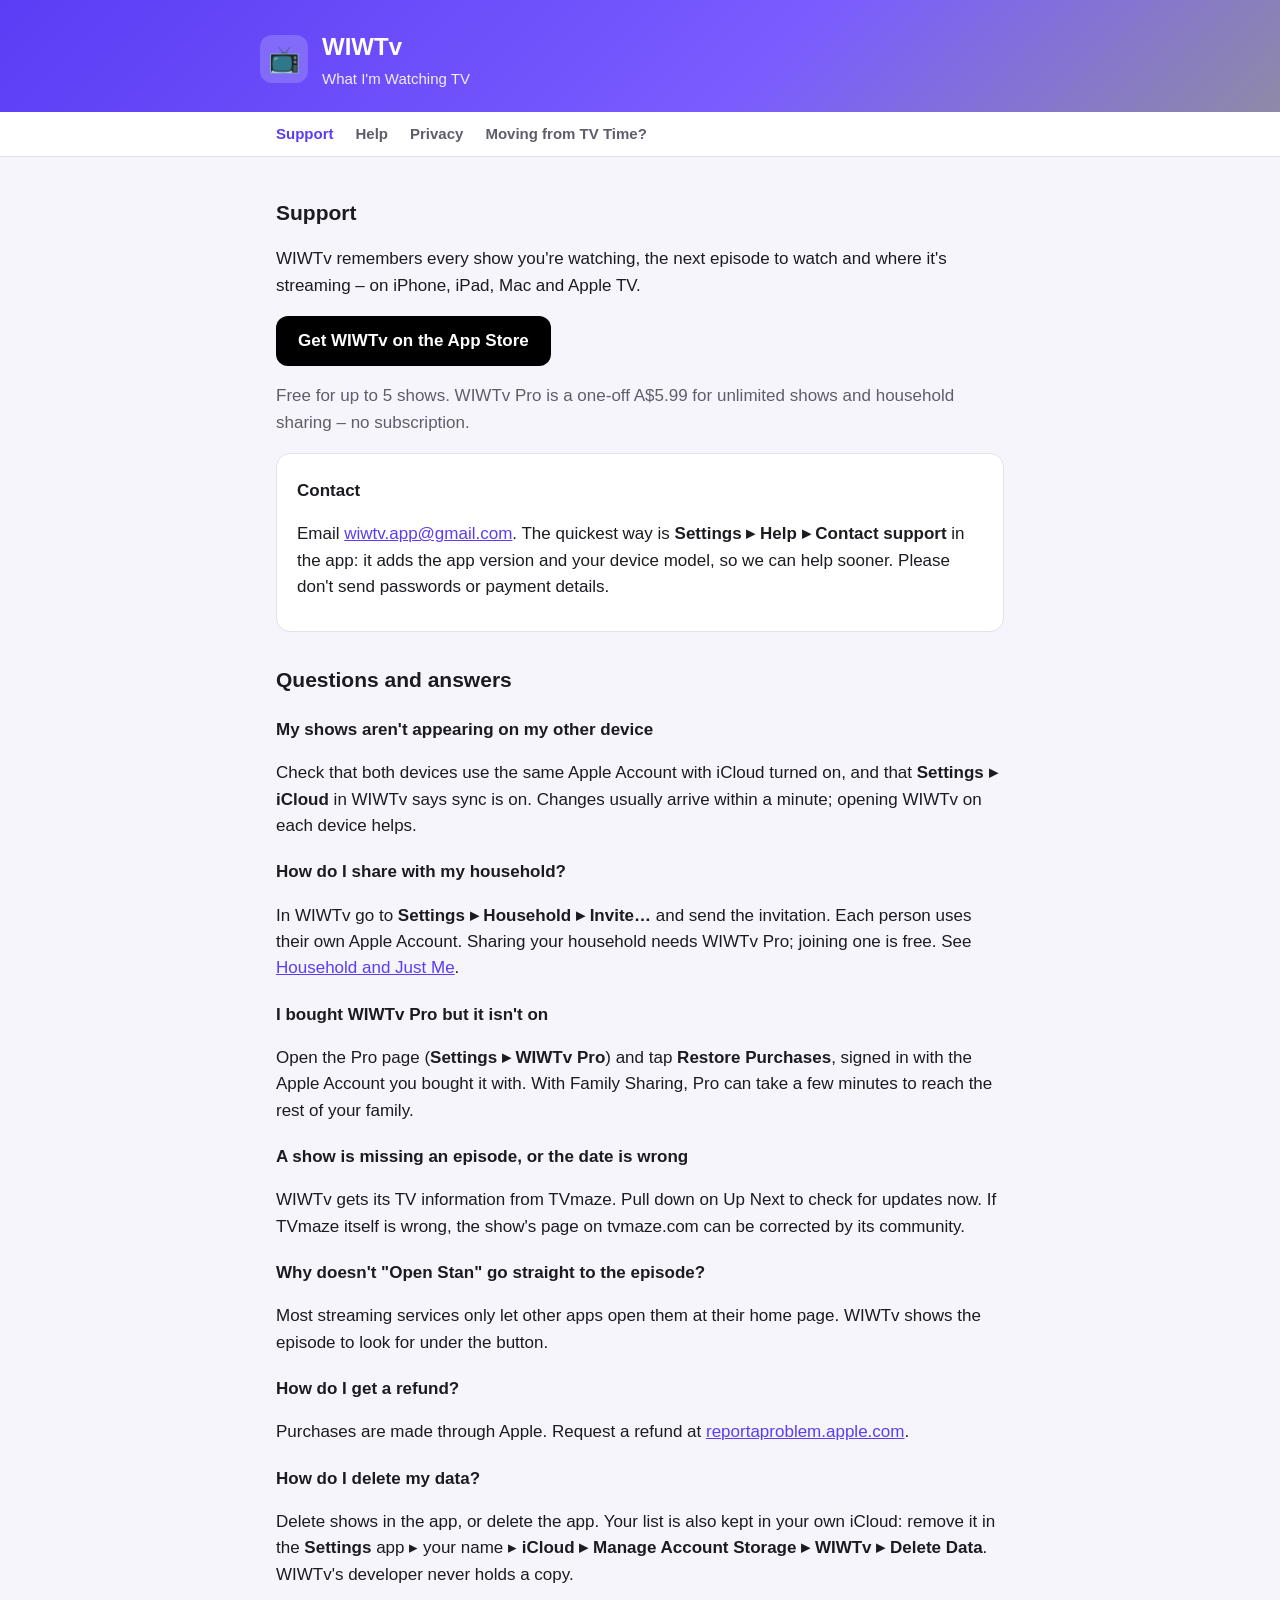
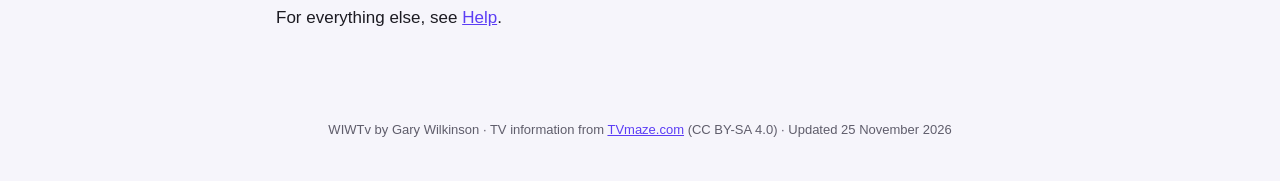
<file: index.html>
<!doctype html>
<html lang="en">
<head>
<meta charset="utf-8">
<meta name="viewport" content="width=device-width, initial-scale=1">
<title>WIWTv Support</title>
<meta name="description" content="WIWTv – What I'm Watching TV. Remembers every show you're watching, the next episode, and where it's streaming.">
<meta name="apple-itunes-app" content="app-id=6831443222">
<link rel="stylesheet" href="site.css">
</head>
<body>
<header><div class="wrap"><div class="logo">📺</div><div><h1>WIWTv</h1><p>What I'm Watching TV</p></div></div></header>
<nav><div class="wrap">
<a href="index.html" class="here">Support</a><a href="help.html">Help</a><a href="privacy.html">Privacy</a><a href="moving-from-tv-time.html">Moving from TV Time?</a>
</div></nav>
<main class="wrap">
<h2>Support</h2>
<p>WIWTv remembers every show you're watching, the next episode to watch and where it's streaming – on iPhone, iPad, Mac and Apple TV.</p>
<p><a class="get-app" href="https://apps.apple.com/app/id6831443222">Get WIWTv on the App Store</a></p>
<p class="muted">Free for up to 5 shows. WIWTv Pro is a one-off A$5.99 for unlimited shows and household sharing – no subscription.</p>
<div class="card">
<h3>Contact</h3>
<p>Email <a href="mailto:wiwtv.app@gmail.com?subject=WIWTv%20support">wiwtv.app@gmail.com</a>. The quickest way is <b>Settings ▸ Help ▸ Contact support</b> in the app: it adds the app version and your device model, so we can help sooner. Please don't send passwords or payment details.</p>
</div>

<h2>Questions and answers</h2>

<h3>My shows aren't appearing on my other device</h3>
<p>Check that both devices use the same Apple Account with iCloud turned on, and that <b>Settings ▸ iCloud</b> in WIWTv says sync is on. Changes usually arrive within a minute; opening WIWTv on each device helps.</p>

<h3>How do I share with my household?</h3>
<p>In WIWTv go to <b>Settings ▸ Household ▸ Invite…</b> and send the invitation. Each person uses their own Apple Account. Sharing your household needs WIWTv Pro; joining one is free. See <a href="help.html#help-06-household">Household and Just Me</a>.</p>

<h3>I bought WIWTv Pro but it isn't on</h3>
<p>Open the Pro page (<b>Settings ▸ WIWTv Pro</b>) and tap <b>Restore Purchases</b>, signed in with the Apple Account you bought it with. With Family Sharing, Pro can take a few minutes to reach the rest of your family.</p>

<h3>A show is missing an episode, or the date is wrong</h3>
<p>WIWTv gets its TV information from TVmaze. Pull down on Up Next to check for updates now. If TVmaze itself is wrong, the show's page on tvmaze.com can be corrected by its community.</p>

<h3>Why doesn't "Open Stan" go straight to the episode?</h3>
<p>Most streaming services only let other apps open them at their home page. WIWTv shows the episode to look for under the button.</p>

<h3>How do I get a refund?</h3>
<p>Purchases are made through Apple. Request a refund at <a href="https://reportaproblem.apple.com/">reportaproblem.apple.com</a>.</p>

<h3>How do I delete my data?</h3>
<p>Delete shows in the app, or delete the app. Your list is also kept in your own iCloud: remove it in the <b>Settings</b> app ▸ your name ▸ <b>iCloud ▸ Manage Account Storage ▸ WIWTv ▸ Delete Data</b>. WIWTv's developer never holds a copy.</p>

<p>For everything else, see <a href="help.html">Help</a>.</p>
</main>
<footer>WIWTv by Gary Wilkinson · TV information from <a href="https://www.tvmaze.com/">TVmaze.com</a> (CC BY-SA 4.0) · Updated 25 November 2026</footer>
</body>
</html>
</file>
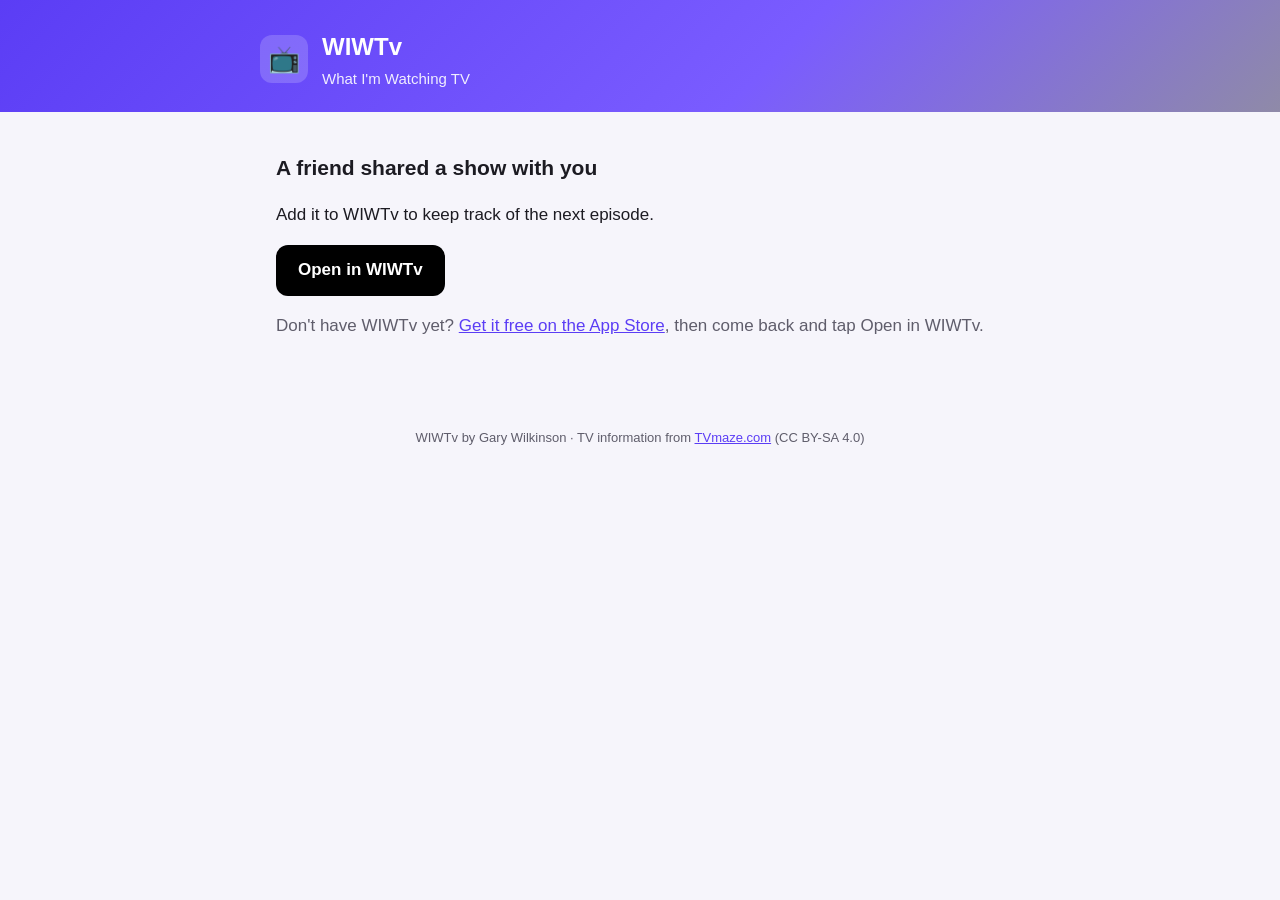
<file: add.html>
<!doctype html>
<html lang="en">
<head>
<meta charset="utf-8">
<meta name="viewport" content="width=device-width, initial-scale=1">
<title>Add to WIWTv</title>
<meta name="description" content="A friend shared a show with you. Add it to WIWTv – What I'm Watching.">
<meta name="apple-itunes-app" content="app-id=6831443222">
<link rel="stylesheet" href="site.css">
</head>
<body>
<header><div class="wrap"><div class="logo">📺</div><div><h1>WIWTv</h1><p>What I'm Watching TV</p></div></div></header>
<main class="wrap">
<!-- A friend's share link (FS §6.6): add.html?show=<TVmaze id>&name=<show name> -->
<h2 id="title">A friend shared a show with you</h2>
<p id="lead">Add it to WIWTv to keep track of the next episode.</p>
<p><a class="get-app" id="open" href="wiwtv://">Open in WIWTv</a></p>
<p class="muted">Don't have WIWTv yet? <a href="https://apps.apple.com/app/id6831443222">Get it free on the App Store</a>, then come back and tap Open in WIWTv.</p>
</main>
<footer>WIWTv by Gary Wilkinson · TV information from <a href="https://www.tvmaze.com/">TVmaze.com</a> (CC BY-SA 4.0)</footer>
<script>
  const q = new URLSearchParams(location.search);
  const id = (q.get("show") || "").replace(/[^0-9]/g, "");
  const name = (q.get("name") || "").slice(0, 120);
  if (name) {
    document.getElementById("title").textContent = name;
    document.getElementById("lead").textContent = "A friend shared " + name + " with you. Add it to WIWTv to keep track of the next episode.";
    document.title = "Add " + name + " to WIWTv";
  }
  if (id) document.getElementById("open").href = "wiwtv://add?show=" + id;
</script>
</body>
</html>
</file>
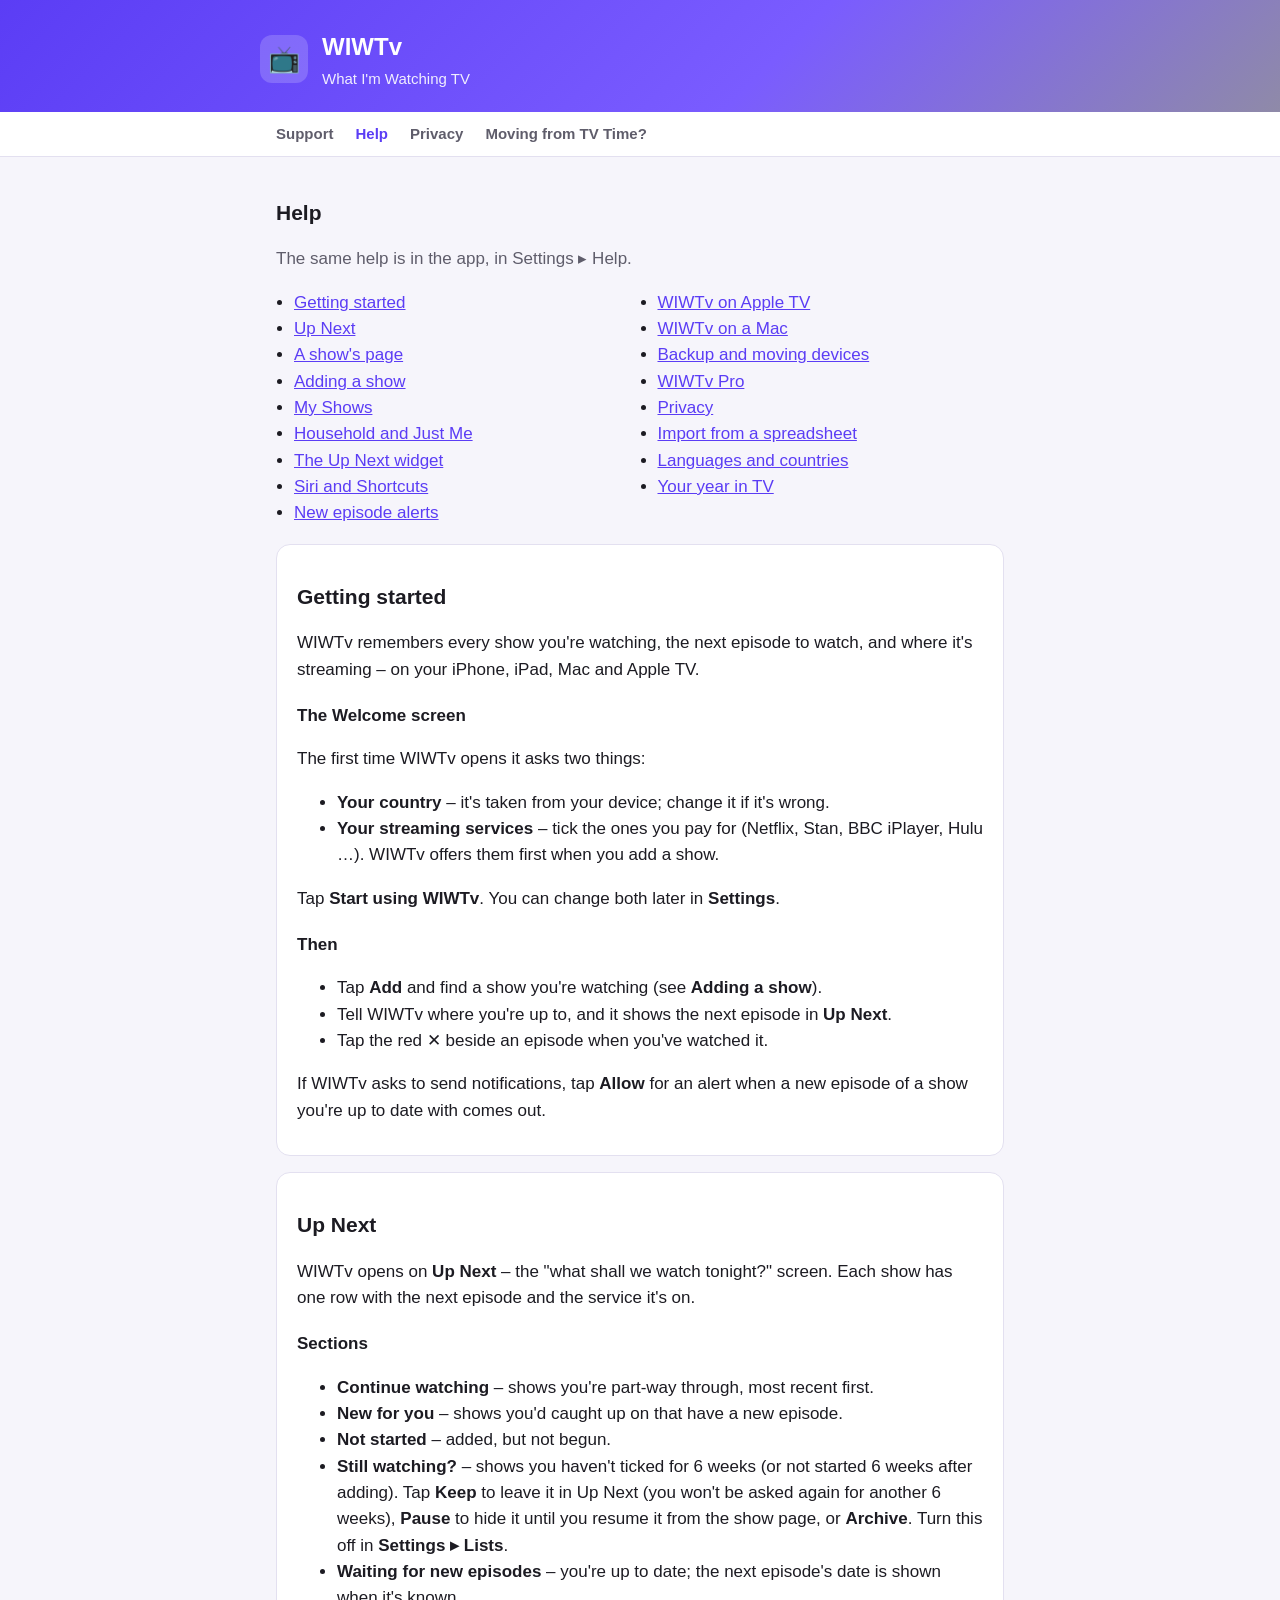
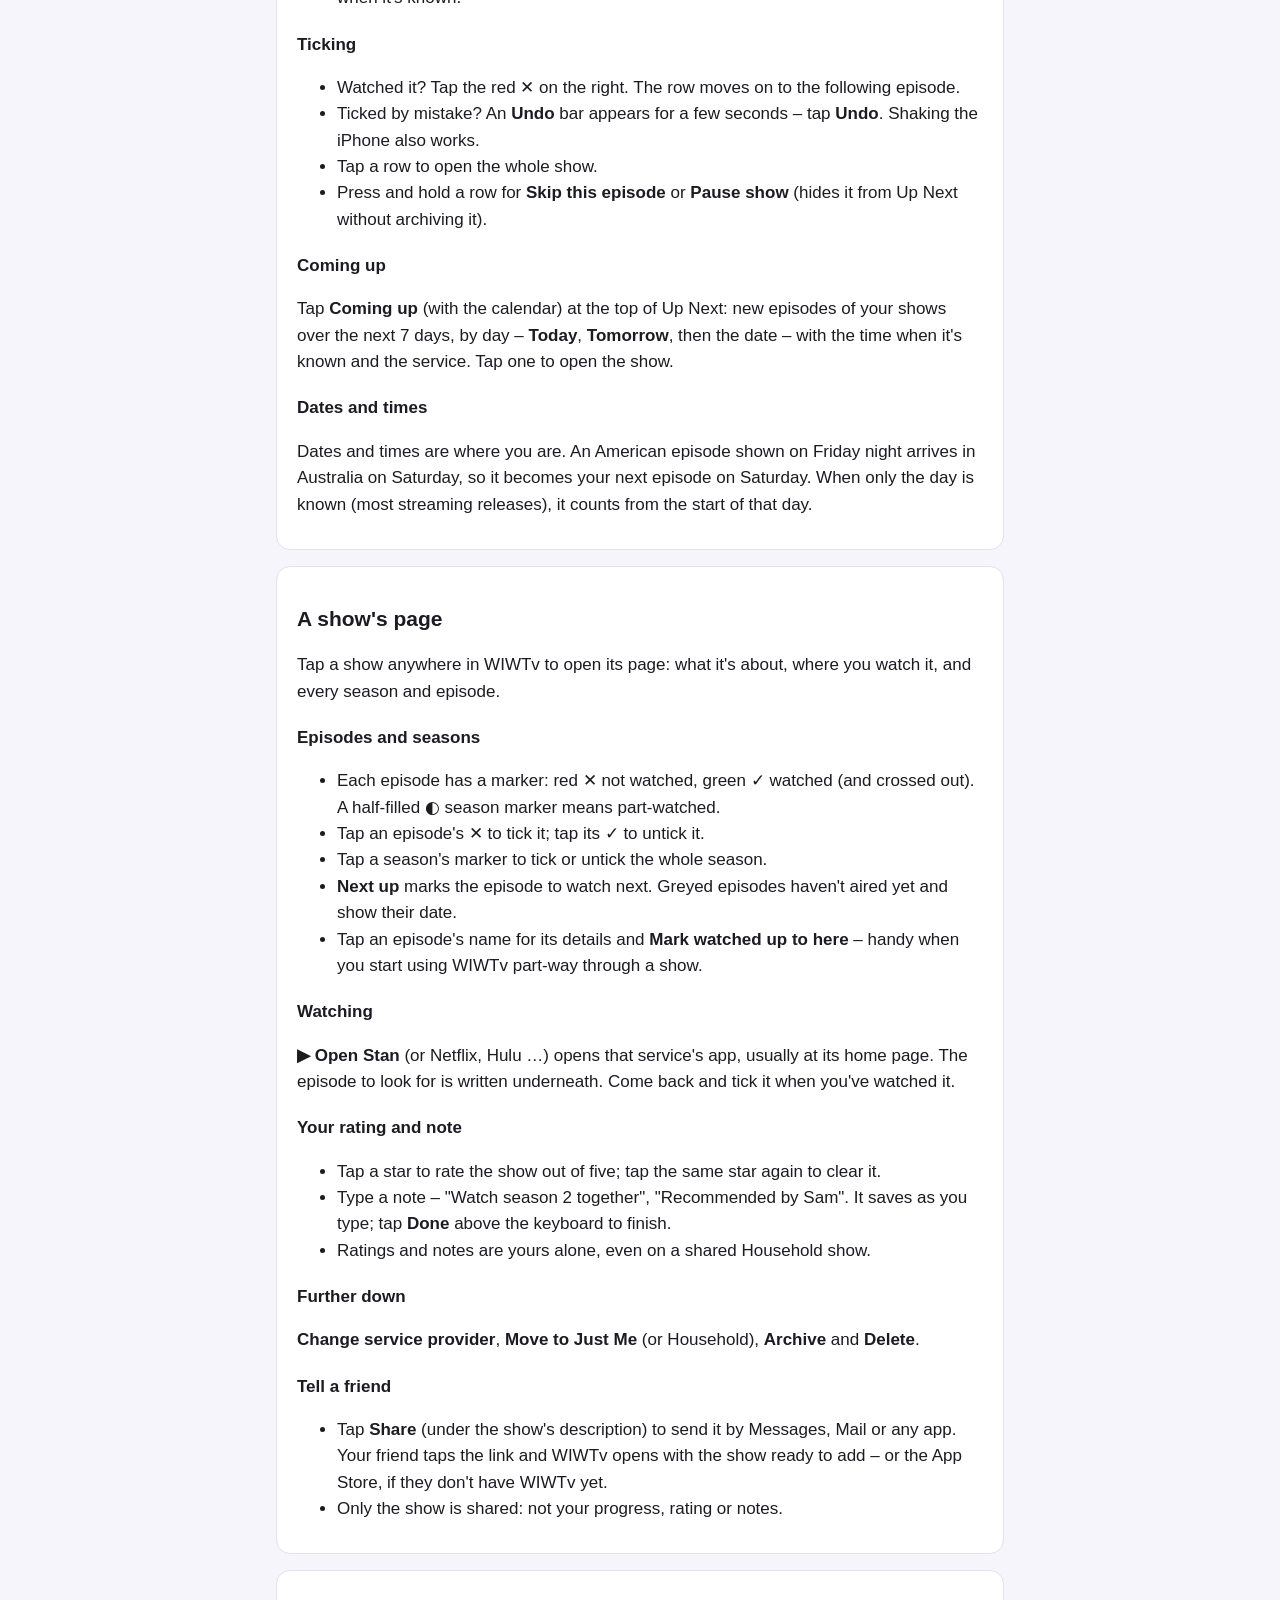
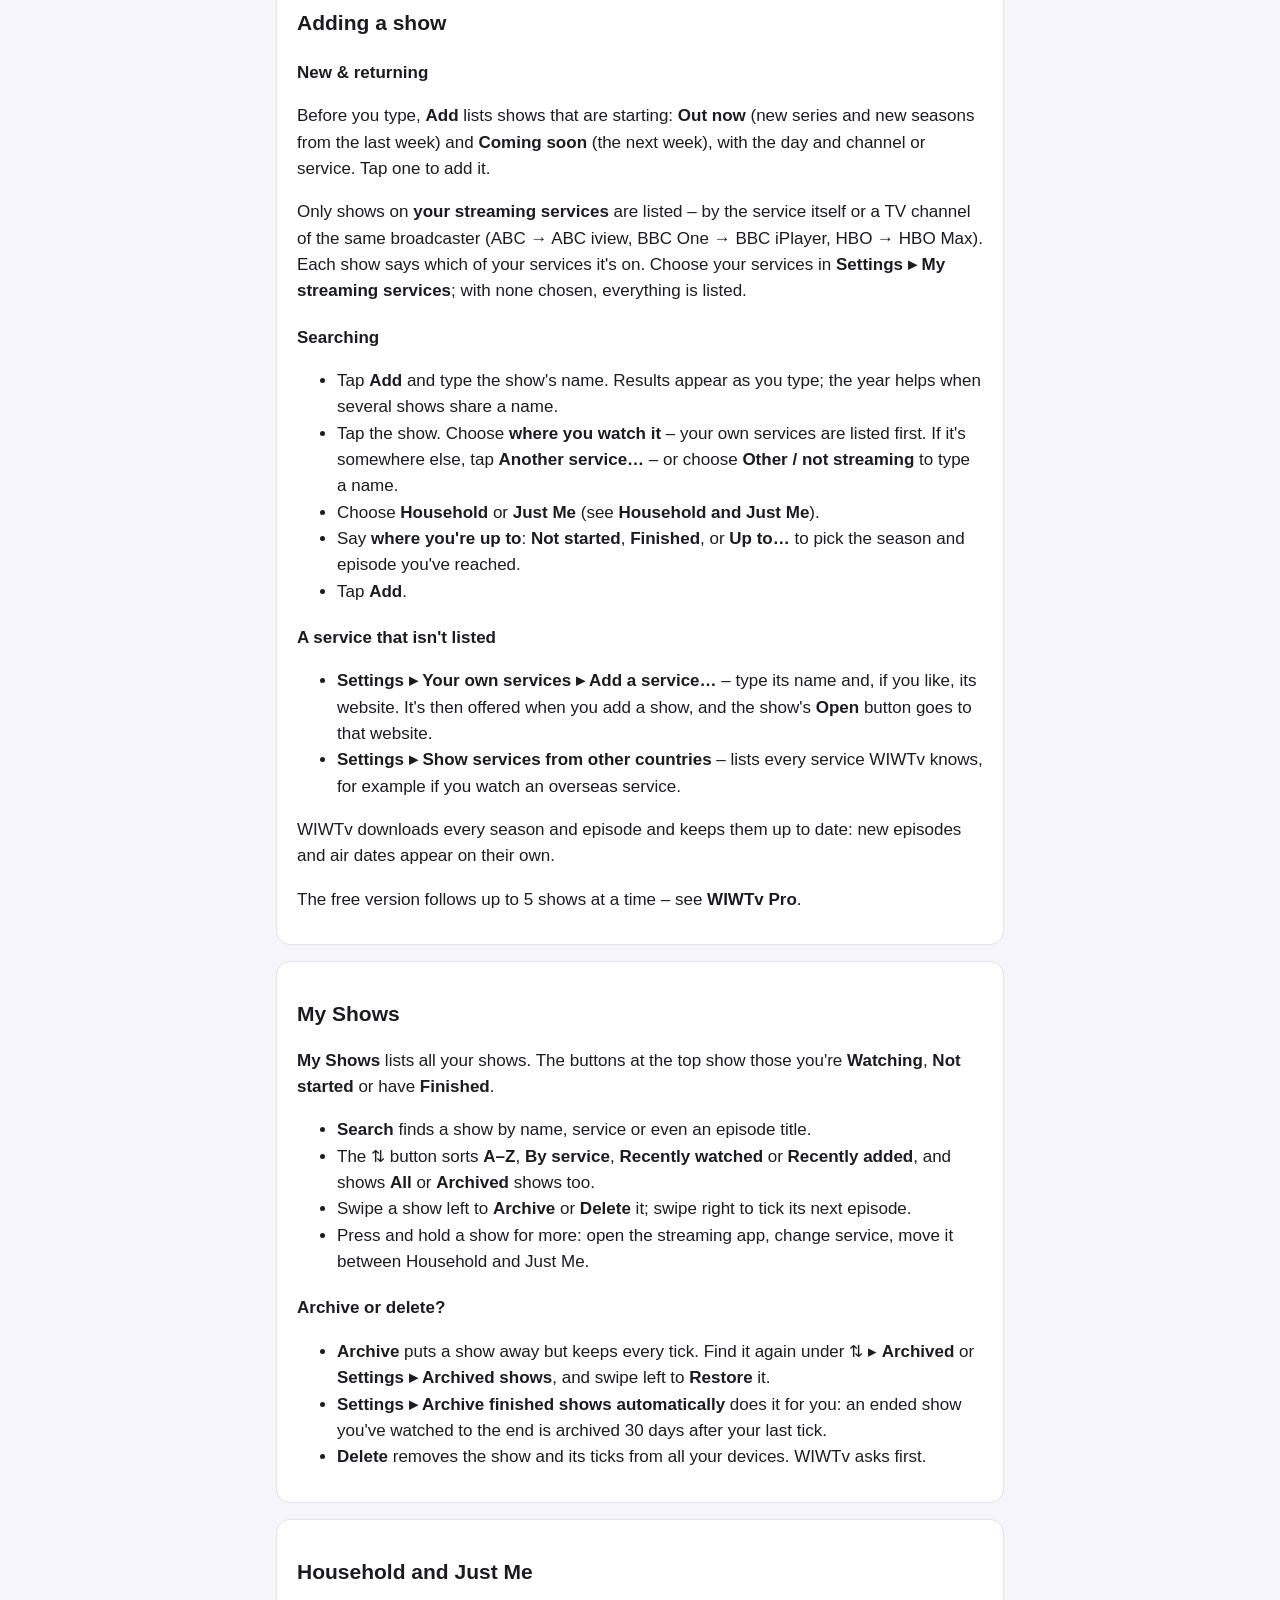
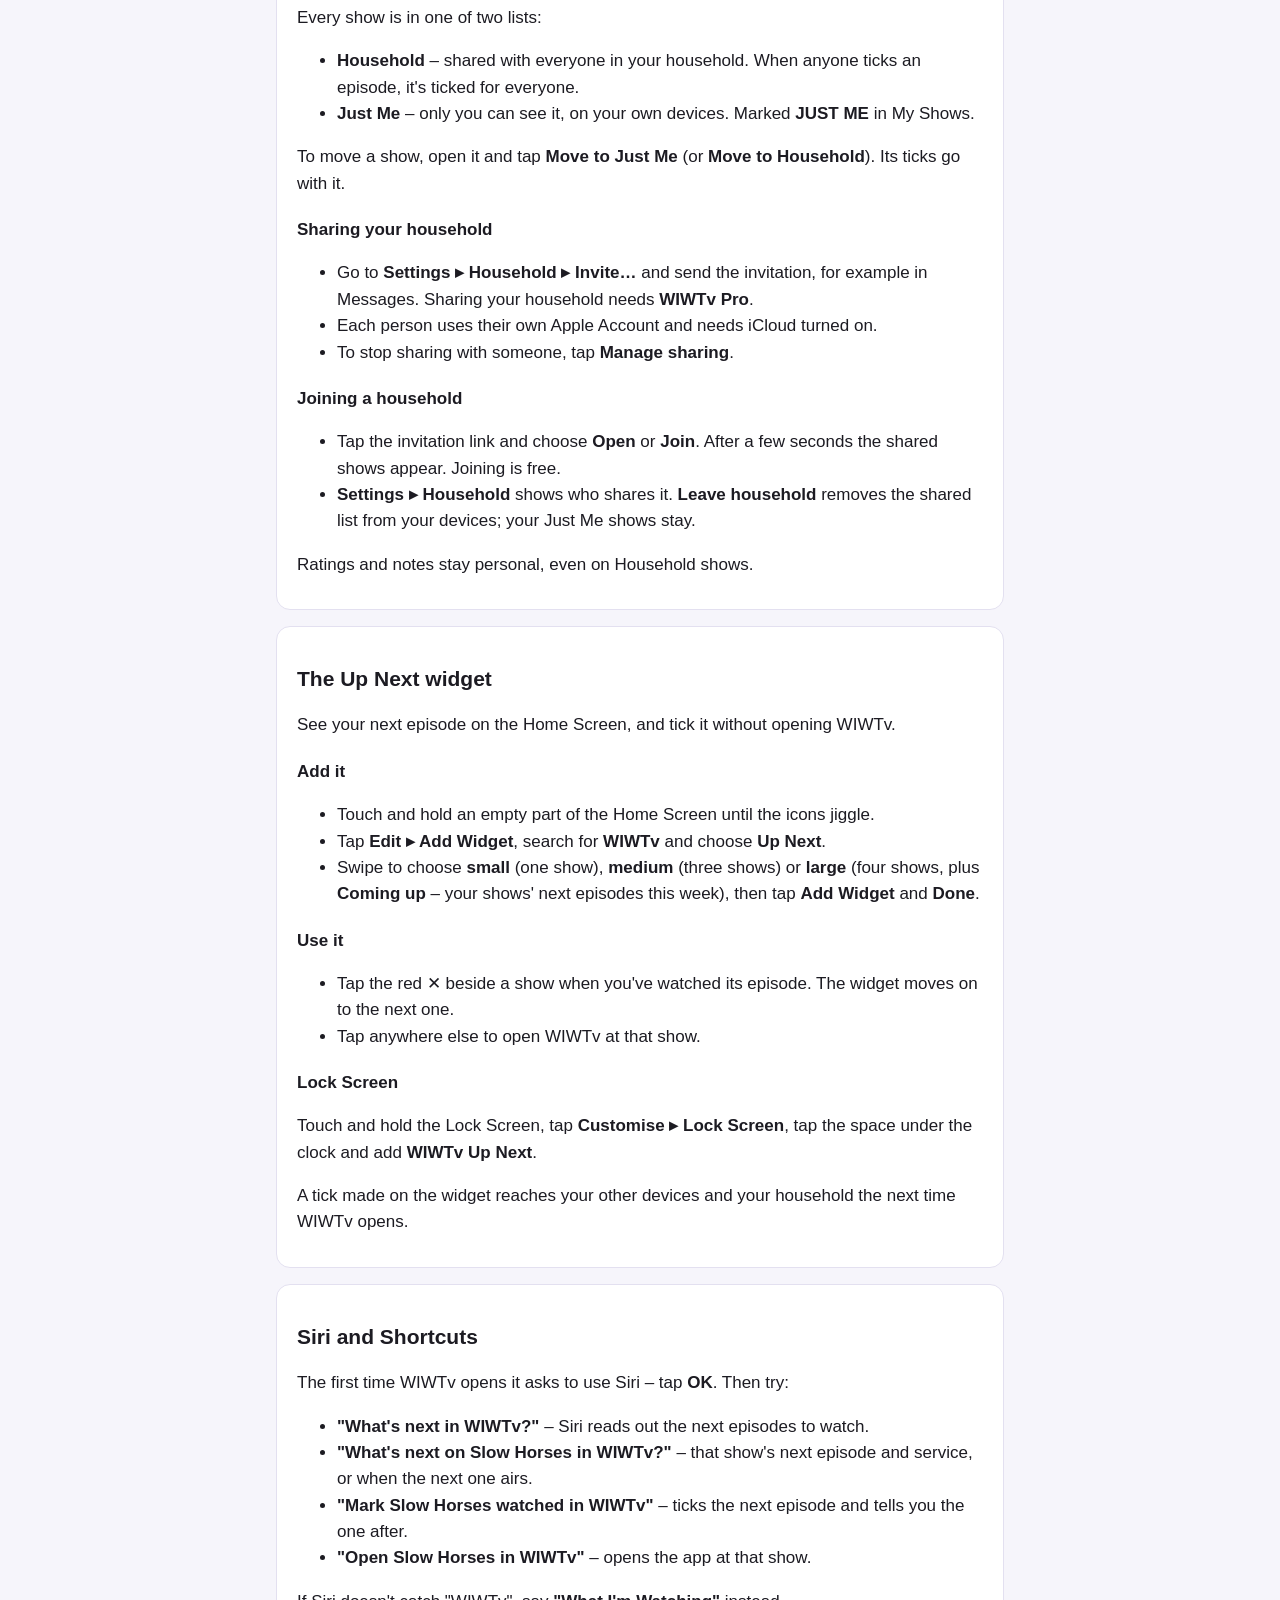
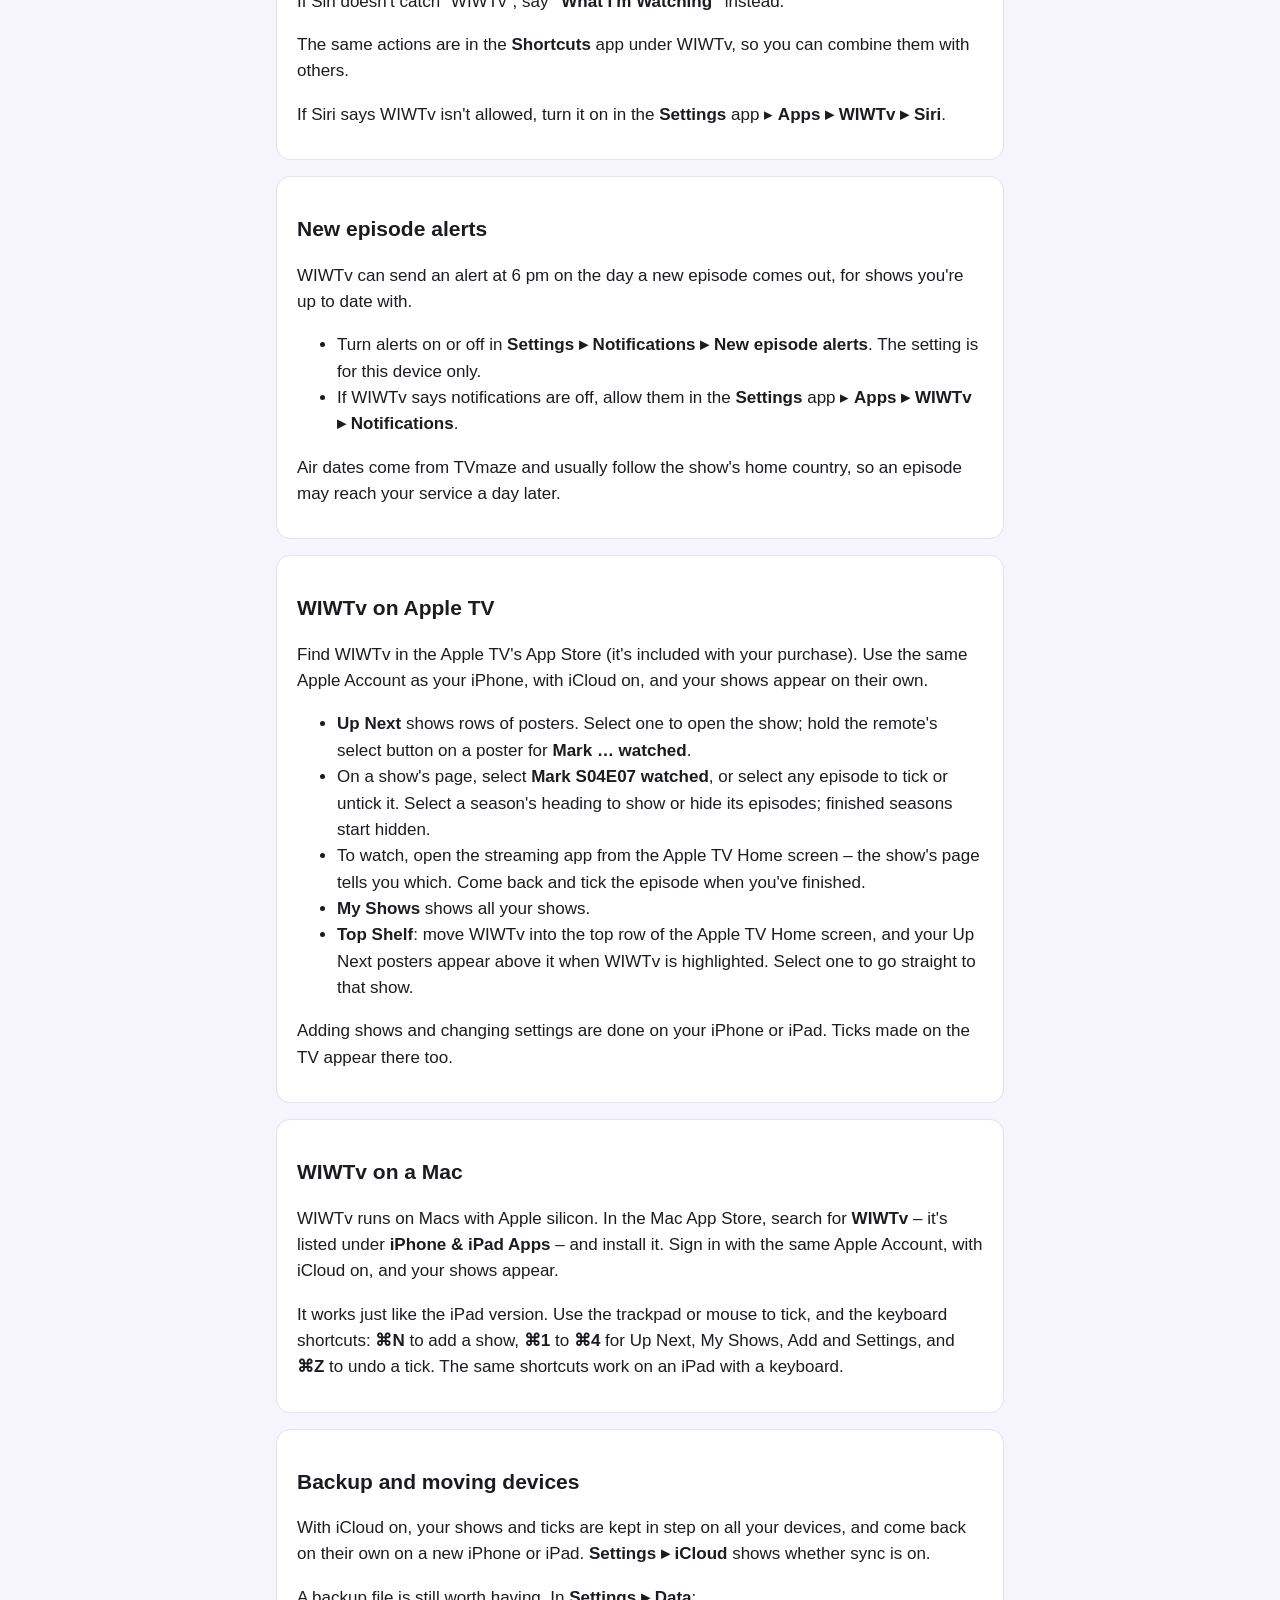
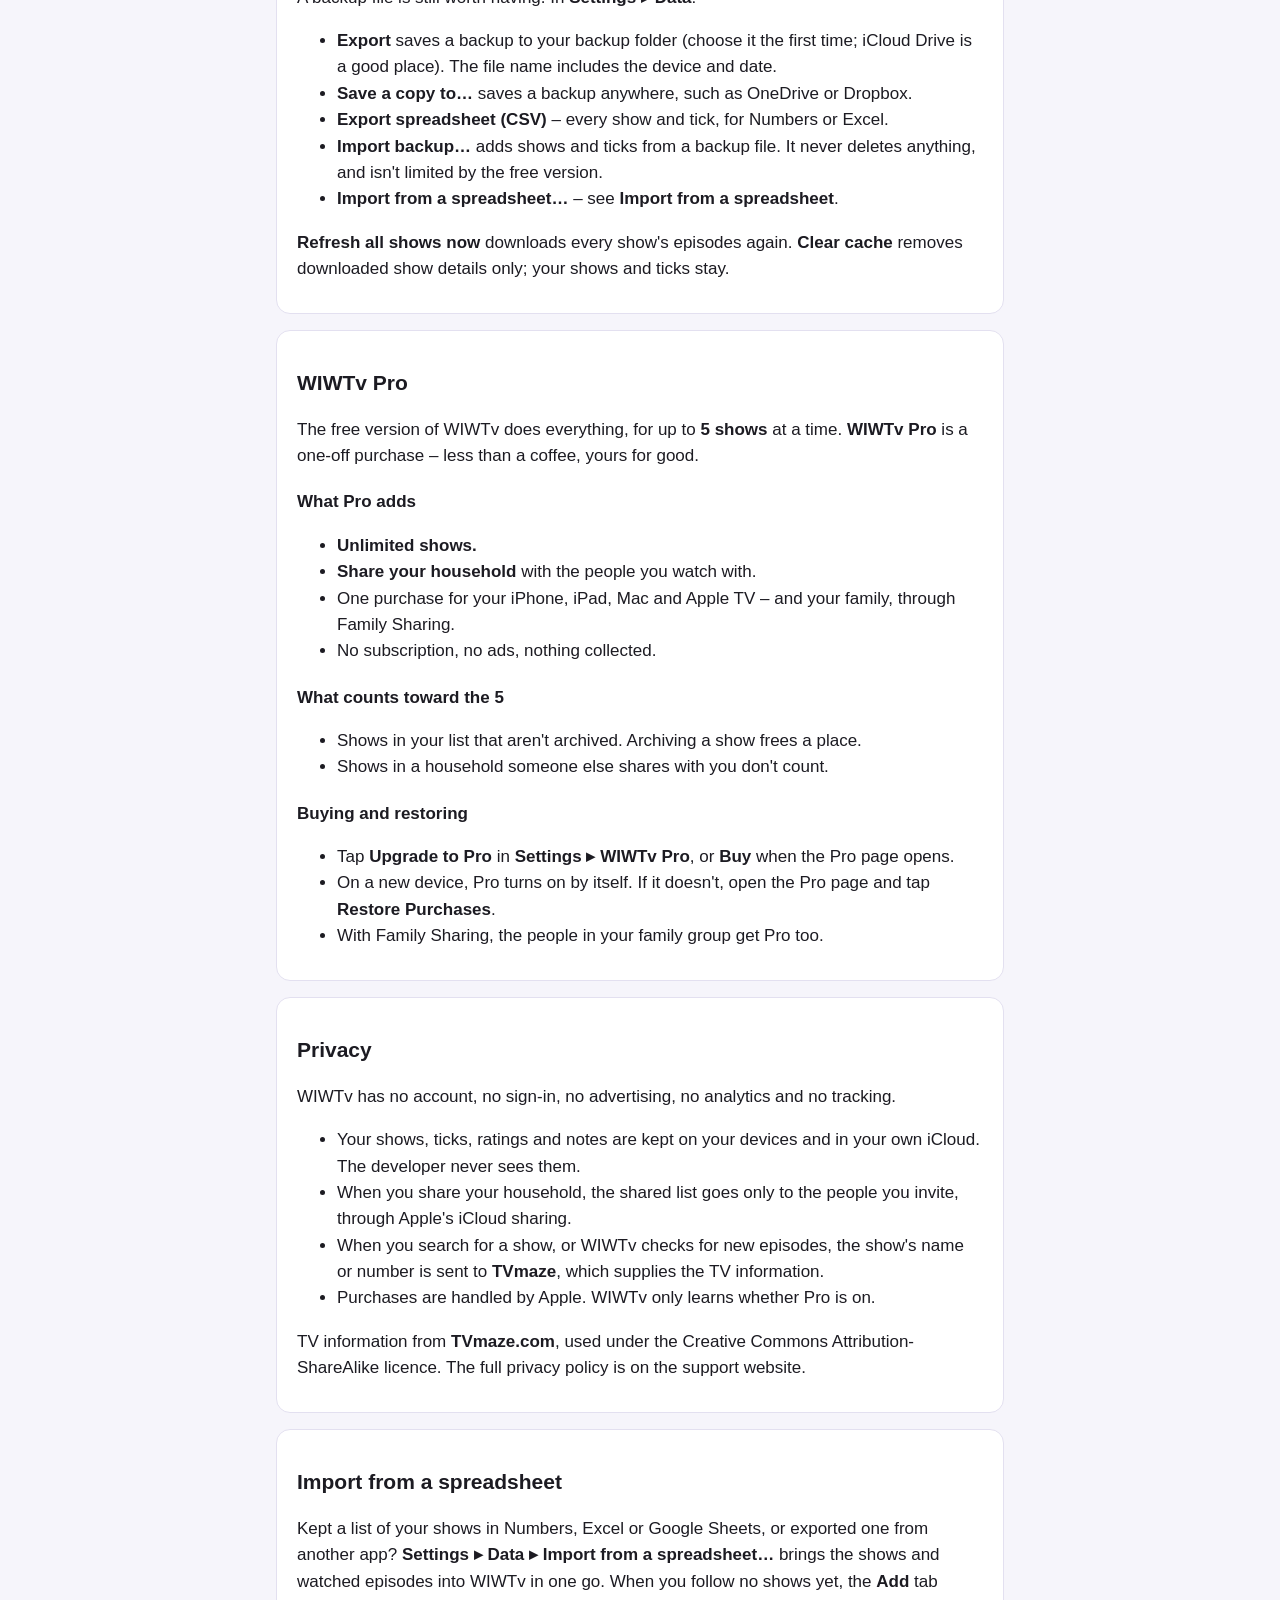
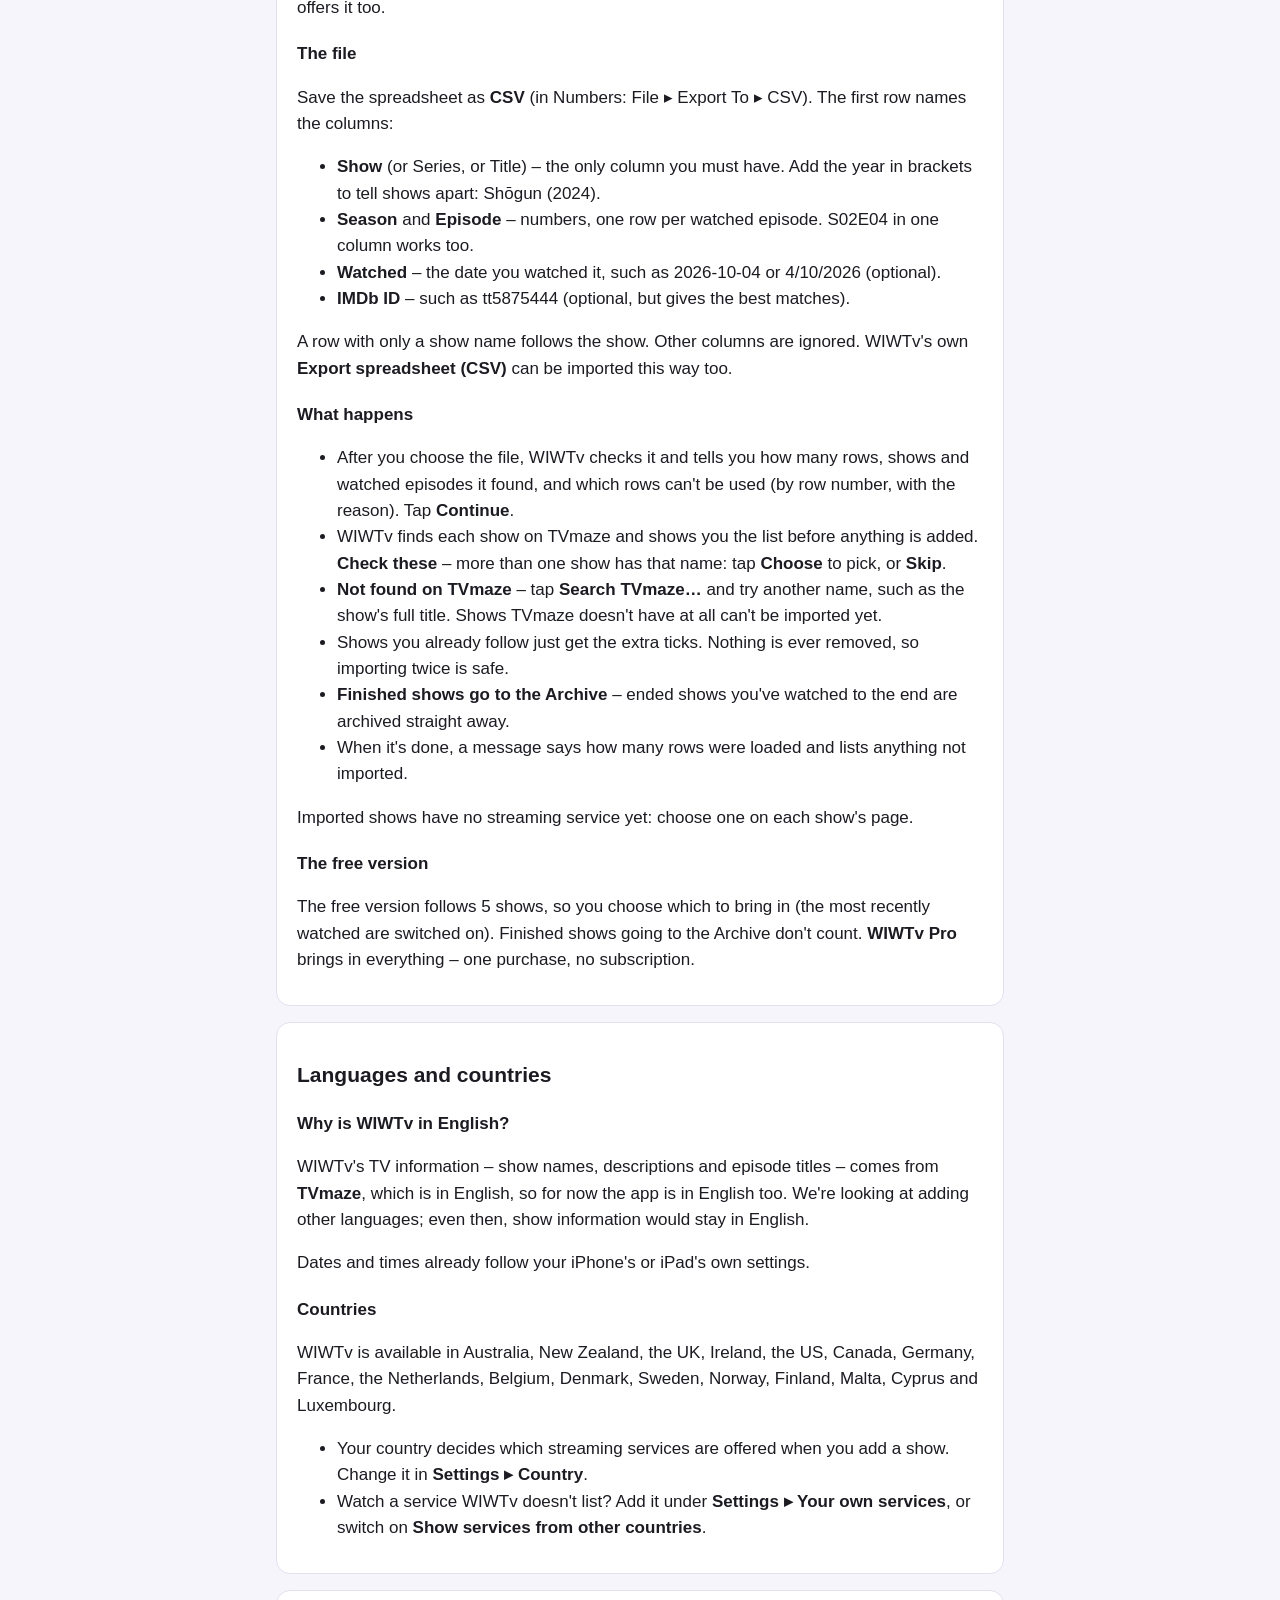
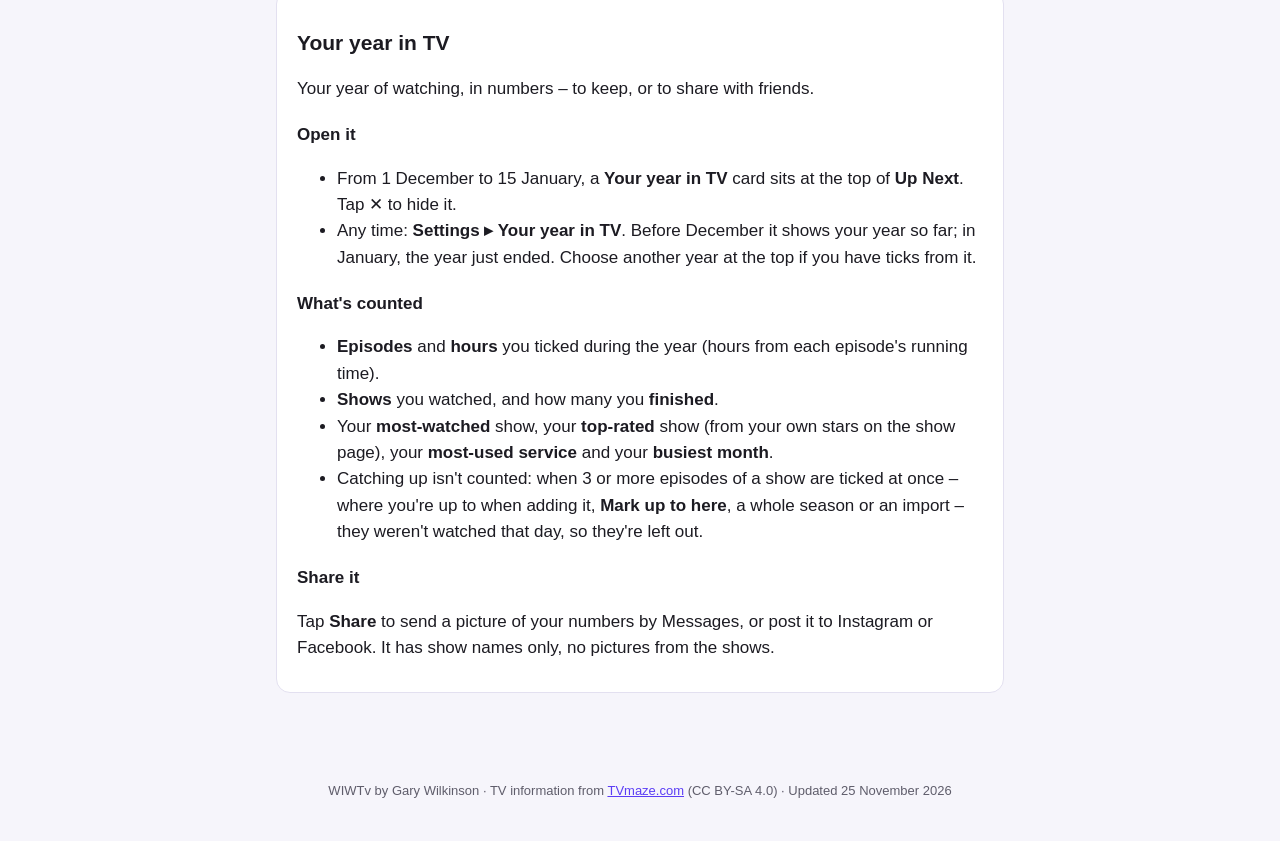
<file: help.html>
<!doctype html>
<html lang="en">
<head>
<meta charset="utf-8">
<meta name="viewport" content="width=device-width, initial-scale=1">
<title>WIWTv Help</title>
<meta name="description" content="WIWTv – What I'm Watching TV. Remembers every show you're watching, the next episode, and where it's streaming.">
<meta name="apple-itunes-app" content="app-id=6831443222">
<link rel="stylesheet" href="site.css">
</head>
<body>
<header><div class="wrap"><div class="logo">📺</div><div><h1>WIWTv</h1><p>What I'm Watching TV</p></div></div></header>
<nav><div class="wrap">
<a href="index.html">Support</a><a href="help.html" class="here">Help</a><a href="privacy.html">Privacy</a><a href="moving-from-tv-time.html">Moving from TV Time?</a>
</div></nav>
<main class="wrap">
<h2>Help</h2>
<p class="muted">The same help is in the app, in Settings ▸ Help.</p>
<ul class="toc">
<li><a href="#help-01-getting-started">Getting started</a></li>
<li><a href="#help-02-up-next">Up Next</a></li>
<li><a href="#help-03-a-show">A show&#x27;s page</a></li>
<li><a href="#help-04-adding">Adding a show</a></li>
<li><a href="#help-05-my-shows">My Shows</a></li>
<li><a href="#help-06-household">Household and Just Me</a></li>
<li><a href="#help-07-widget">The Up Next widget</a></li>
<li><a href="#help-08-siri">Siri and Shortcuts</a></li>
<li><a href="#help-09-alerts">New episode alerts</a></li>
<li><a href="#help-10-apple-tv">WIWTv on Apple TV</a></li>
<li><a href="#help-11-mac">WIWTv on a Mac</a></li>
<li><a href="#help-12-backup">Backup and moving devices</a></li>
<li><a href="#help-13-pro">WIWTv Pro</a></li>
<li><a href="#help-14-privacy">Privacy</a></li>
<li><a href="#help-15-import">Import from a spreadsheet</a></li>
<li><a href="#help-16-languages">Languages and countries</a></li>
<li><a href="#help-17-year-in-tv">Your year in TV</a></li>
</ul>
<section class="card" id="help-01-getting-started"><h2>Getting started</h2>
<p>WIWTv remembers every show you're watching, the next episode to watch, and where it's streaming – on your iPhone, iPad, Mac and Apple TV.</p>
<h3>The Welcome screen</h3>
<p>The first time WIWTv opens it asks two things:</p>
<ul>
<li><b>Your country</b> – it's taken from your device; change it if it's wrong.</li>
<li><b>Your streaming services</b> – tick the ones you pay for (Netflix, Stan, BBC iPlayer, Hulu …). WIWTv offers them first when you add a show.</li>
</ul>
<p>Tap <b>Start using WIWTv</b>. You can change both later in <b>Settings</b>.</p>
<h3>Then</h3>
<ul>
<li>Tap <b>Add</b> and find a show you're watching (see <b>Adding a show</b>).</li>
<li>Tell WIWTv where you're up to, and it shows the next episode in <b>Up Next</b>.</li>
<li>Tap the red ✕ beside an episode when you've watched it.</li>
</ul>
<p>If WIWTv asks to send notifications, tap <b>Allow</b> for an alert when a new episode of a show you're up to date with comes out.</p>
</section>
<section class="card" id="help-02-up-next"><h2>Up Next</h2>
<p>WIWTv opens on <b>Up Next</b> – the "what shall we watch tonight?" screen. Each show has one row with the next episode and the service it's on.</p>
<h3>Sections</h3>
<ul>
<li><b>Continue watching</b> – shows you're part-way through, most recent first.</li>
<li><b>New for you</b> – shows you'd caught up on that have a new episode.</li>
<li><b>Not started</b> – added, but not begun.</li>
<li><b>Still watching?</b> – shows you haven't ticked for 6 weeks (or not started 6 weeks after adding). Tap <b>Keep</b> to leave it in Up Next (you won't be asked again for another 6 weeks), <b>Pause</b> to hide it until you resume it from the show page, or <b>Archive</b>. Turn this off in <b>Settings ▸ Lists</b>.</li>
<li><b>Waiting for new episodes</b> – you're up to date; the next episode's date is shown when it's known.</li>
</ul>
<h3>Ticking</h3>
<ul>
<li>Watched it? Tap the red ✕ on the right. The row moves on to the following episode.</li>
<li>Ticked by mistake? An <b>Undo</b> bar appears for a few seconds – tap <b>Undo</b>. Shaking the iPhone also works.</li>
<li>Tap a row to open the whole show.</li>
<li>Press and hold a row for <b>Skip this episode</b> or <b>Pause show</b> (hides it from Up Next without archiving it).</li>
</ul>
<h3>Coming up</h3>
<p>Tap <b>Coming up</b> (with the calendar) at the top of Up Next: new episodes of your shows over the next 7 days, by day – <b>Today</b>, <b>Tomorrow</b>, then the date – with the time when it's known and the service. Tap one to open the show.</p>
<h3>Dates and times</h3>
<p>Dates and times are where you are. An American episode shown on Friday night arrives in Australia on Saturday, so it becomes your next episode on Saturday. When only the day is known (most streaming releases), it counts from the start of that day.</p>
</section>
<section class="card" id="help-03-a-show"><h2>A show&#x27;s page</h2>
<p>Tap a show anywhere in WIWTv to open its page: what it's about, where you watch it, and every season and episode.</p>
<h3>Episodes and seasons</h3>
<ul>
<li>Each episode has a marker: red ✕ not watched, green ✓ watched (and crossed out). A half-filled ◐ season marker means part-watched.</li>
<li>Tap an episode's ✕ to tick it; tap its ✓ to untick it.</li>
<li>Tap a season's marker to tick or untick the whole season.</li>
<li><b>Next up</b> marks the episode to watch next. Greyed episodes haven't aired yet and show their date.</li>
<li>Tap an episode's name for its details and <b>Mark watched up to here</b> – handy when you start using WIWTv part-way through a show.</li>
</ul>
<h3>Watching</h3>
<p><b>▶ Open Stan</b> (or Netflix, Hulu …) opens that service's app, usually at its home page. The episode to look for is written underneath. Come back and tick it when you've watched it.</p>
<h3>Your rating and note</h3>
<ul>
<li>Tap a star to rate the show out of five; tap the same star again to clear it.</li>
<li>Type a note – "Watch season 2 together", "Recommended by Sam". It saves as you type; tap <b>Done</b> above the keyboard to finish.</li>
<li>Ratings and notes are yours alone, even on a shared Household show.</li>
</ul>
<h3>Further down</h3>
<p><b>Change service provider</b>, <b>Move to Just Me</b> (or Household), <b>Archive</b> and <b>Delete</b>.</p>
<h3>Tell a friend</h3>
<ul>
<li>Tap <b>Share</b> (under the show's description) to send it by Messages, Mail or any app. Your friend taps the link and WIWTv opens with the show ready to add – or the App Store, if they don't have WIWTv yet.</li>
<li>Only the show is shared: not your progress, rating or notes.</li>
</ul>
</section>
<section class="card" id="help-04-adding"><h2>Adding a show</h2>
<h3>New &amp; returning</h3>
<p>Before you type, <b>Add</b> lists shows that are starting: <b>Out now</b> (new series and new seasons from the last week) and <b>Coming soon</b> (the next week), with the day and channel or service. Tap one to add it.</p>
<p>Only shows on <b>your streaming services</b> are listed – by the service itself or a TV channel of the same broadcaster (ABC → ABC iview, BBC One → BBC iPlayer, HBO → HBO Max). Each show says which of your services it's on. Choose your services in <b>Settings ▸ My streaming services</b>; with none chosen, everything is listed.</p>
<h3>Searching</h3>
<ul>
<li>Tap <b>Add</b> and type the show's name. Results appear as you type; the year helps when several shows share a name.</li>
<li>Tap the show. Choose <b>where you watch it</b> – your own services are listed first. If it's somewhere else, tap <b>Another service…</b> – or choose <b>Other / not streaming</b> to type a name.</li>
<li>Choose <b>Household</b> or <b>Just Me</b> (see <b>Household and Just Me</b>).</li>
<li>Say <b>where you're up to</b>: <b>Not started</b>, <b>Finished</b>, or <b>Up to…</b> to pick the season and episode you've reached.</li>
<li>Tap <b>Add</b>.</li>
</ul>
<h3>A service that isn't listed</h3>
<ul>
<li><b>Settings ▸ Your own services ▸ Add a service…</b> – type its name and, if you like, its website. It's then offered when you add a show, and the show's <b>Open</b> button goes to that website.</li>
<li><b>Settings ▸ Show services from other countries</b> – lists every service WIWTv knows, for example if you watch an overseas service.</li>
</ul>
<p>WIWTv downloads every season and episode and keeps them up to date: new episodes and air dates appear on their own.</p>
<p>The free version follows up to 5 shows at a time – see <b>WIWTv Pro</b>.</p>
</section>
<section class="card" id="help-05-my-shows"><h2>My Shows</h2>
<p><b>My Shows</b> lists all your shows. The buttons at the top show those you're <b>Watching</b>, <b>Not started</b> or have <b>Finished</b>.</p>
<ul>
<li><b>Search</b> finds a show by name, service or even an episode title.</li>
<li>The ⇅ button sorts <b>A–Z</b>, <b>By service</b>, <b>Recently watched</b> or <b>Recently added</b>, and shows <b>All</b> or <b>Archived</b> shows too.</li>
<li>Swipe a show left to <b>Archive</b> or <b>Delete</b> it; swipe right to tick its next episode.</li>
<li>Press and hold a show for more: open the streaming app, change service, move it between Household and Just Me.</li>
</ul>
<h3>Archive or delete?</h3>
<ul>
<li><b>Archive</b> puts a show away but keeps every tick. Find it again under ⇅ ▸ <b>Archived</b> or <b>Settings ▸ Archived shows</b>, and swipe left to <b>Restore</b> it.</li>
<li><b>Settings ▸ Archive finished shows automatically</b> does it for you: an ended show you've watched to the end is archived 30 days after your last tick.</li>
<li><b>Delete</b> removes the show and its ticks from all your devices. WIWTv asks first.</li>
</ul>
</section>
<section class="card" id="help-06-household"><h2>Household and Just Me</h2>
<p>Every show is in one of two lists:</p>
<ul>
<li><b>Household</b> – shared with everyone in your household. When anyone ticks an episode, it's ticked for everyone.</li>
<li><b>Just Me</b> – only you can see it, on your own devices. Marked <b>JUST ME</b> in My Shows.</li>
</ul>
<p>To move a show, open it and tap <b>Move to Just Me</b> (or <b>Move to Household</b>). Its ticks go with it.</p>
<h3>Sharing your household</h3>
<ul>
<li>Go to <b>Settings ▸ Household ▸ Invite…</b> and send the invitation, for example in Messages. Sharing your household needs <b>WIWTv Pro</b>.</li>
<li>Each person uses their own Apple Account and needs iCloud turned on.</li>
<li>To stop sharing with someone, tap <b>Manage sharing</b>.</li>
</ul>
<h3>Joining a household</h3>
<ul>
<li>Tap the invitation link and choose <b>Open</b> or <b>Join</b>. After a few seconds the shared shows appear. Joining is free.</li>
<li><b>Settings ▸ Household</b> shows who shares it. <b>Leave household</b> removes the shared list from your devices; your Just Me shows stay.</li>
</ul>
<p>Ratings and notes stay personal, even on Household shows.</p>
</section>
<section class="card" id="help-07-widget"><h2>The Up Next widget</h2>
<p>See your next episode on the Home Screen, and tick it without opening WIWTv.</p>
<h3>Add it</h3>
<ul>
<li>Touch and hold an empty part of the Home Screen until the icons jiggle.</li>
<li>Tap <b>Edit ▸ Add Widget</b>, search for <b>WIWTv</b> and choose <b>Up Next</b>.</li>
<li>Swipe to choose <b>small</b> (one show), <b>medium</b> (three shows) or <b>large</b> (four shows, plus <b>Coming up</b> – your shows' next episodes this week), then tap <b>Add Widget</b> and <b>Done</b>.</li>
</ul>
<h3>Use it</h3>
<ul>
<li>Tap the red ✕ beside a show when you've watched its episode. The widget moves on to the next one.</li>
<li>Tap anywhere else to open WIWTv at that show.</li>
</ul>
<h3>Lock Screen</h3>
<p>Touch and hold the Lock Screen, tap <b>Customise ▸ Lock Screen</b>, tap the space under the clock and add <b>WIWTv Up Next</b>.</p>
<p>A tick made on the widget reaches your other devices and your household the next time WIWTv opens.</p>
</section>
<section class="card" id="help-08-siri"><h2>Siri and Shortcuts</h2>
<p>The first time WIWTv opens it asks to use Siri – tap <b>OK</b>. Then try:</p>
<ul>
<li><b>"What's next in WIWTv?"</b> – Siri reads out the next episodes to watch.</li>
<li><b>"What's next on Slow Horses in WIWTv?"</b> – that show's next episode and service, or when the next one airs.</li>
<li><b>"Mark Slow Horses watched in WIWTv"</b> – ticks the next episode and tells you the one after.</li>
<li><b>"Open Slow Horses in WIWTv"</b> – opens the app at that show.</li>
</ul>
<p>If Siri doesn't catch "WIWTv", say <b>"What I'm Watching"</b> instead.</p>
<p>The same actions are in the <b>Shortcuts</b> app under WIWTv, so you can combine them with others.</p>
<p>If Siri says WIWTv isn't allowed, turn it on in the <b>Settings</b> app ▸ <b>Apps ▸ WIWTv ▸ Siri</b>.</p>
</section>
<section class="card" id="help-09-alerts"><h2>New episode alerts</h2>
<p>WIWTv can send an alert at 6 pm on the day a new episode comes out, for shows you're up to date with.</p>
<ul>
<li>Turn alerts on or off in <b>Settings ▸ Notifications ▸ New episode alerts</b>. The setting is for this device only.</li>
<li>If WIWTv says notifications are off, allow them in the <b>Settings</b> app ▸ <b>Apps ▸ WIWTv ▸ Notifications</b>.</li>
</ul>
<p>Air dates come from TVmaze and usually follow the show's home country, so an episode may reach your service a day later.</p>
</section>
<section class="card" id="help-10-apple-tv"><h2>WIWTv on Apple TV</h2>
<p>Find WIWTv in the Apple TV's App Store (it's included with your purchase). Use the same Apple Account as your iPhone, with iCloud on, and your shows appear on their own.</p>
<ul>
<li><b>Up Next</b> shows rows of posters. Select one to open the show; hold the remote's select button on a poster for <b>Mark … watched</b>.</li>
<li>On a show's page, select <b>Mark S04E07 watched</b>, or select any episode to tick or untick it. Select a season's heading to show or hide its episodes; finished seasons start hidden.</li>
<li>To watch, open the streaming app from the Apple TV Home screen – the show's page tells you which. Come back and tick the episode when you've finished.</li>
<li><b>My Shows</b> shows all your shows.</li>
<li><b>Top Shelf</b>: move WIWTv into the top row of the Apple TV Home screen, and your Up Next posters appear above it when WIWTv is highlighted. Select one to go straight to that show.</li>
</ul>
<p>Adding shows and changing settings are done on your iPhone or iPad. Ticks made on the TV appear there too.</p>
</section>
<section class="card" id="help-11-mac"><h2>WIWTv on a Mac</h2>
<p>WIWTv runs on Macs with Apple silicon. In the Mac App Store, search for <b>WIWTv</b> – it's listed under <b>iPhone &amp; iPad Apps</b> – and install it. Sign in with the same Apple Account, with iCloud on, and your shows appear.</p>
<p>It works just like the iPad version. Use the trackpad or mouse to tick, and the keyboard shortcuts: <b>⌘N</b> to add a show, <b>⌘1</b> to <b>⌘4</b> for Up Next, My Shows, Add and Settings, and <b>⌘Z</b> to undo a tick. The same shortcuts work on an iPad with a keyboard.</p>
</section>
<section class="card" id="help-12-backup"><h2>Backup and moving devices</h2>
<p>With iCloud on, your shows and ticks are kept in step on all your devices, and come back on their own on a new iPhone or iPad. <b>Settings ▸ iCloud</b> shows whether sync is on.</p>
<p>A backup file is still worth having. In <b>Settings ▸ Data</b>:</p>
<ul>
<li><b>Export</b> saves a backup to your backup folder (choose it the first time; iCloud Drive is a good place). The file name includes the device and date.</li>
<li><b>Save a copy to…</b> saves a backup anywhere, such as OneDrive or Dropbox.</li>
<li><b>Export spreadsheet (CSV)</b> – every show and tick, for Numbers or Excel.</li>
<li><b>Import backup…</b> adds shows and ticks from a backup file. It never deletes anything, and isn't limited by the free version.</li>
<li><b>Import from a spreadsheet…</b> – see <b>Import from a spreadsheet</b>.</li>
</ul>
<p><b>Refresh all shows now</b> downloads every show's episodes again. <b>Clear cache</b> removes downloaded show details only; your shows and ticks stay.</p>
</section>
<section class="card" id="help-13-pro"><h2>WIWTv Pro</h2>
<p>The free version of WIWTv does everything, for up to <b>5 shows</b> at a time. <b>WIWTv Pro</b> is a one-off purchase – less than a coffee, yours for good.</p>
<h3>What Pro adds</h3>
<ul>
<li><b>Unlimited shows.</b></li>
<li><b>Share your household</b> with the people you watch with.</li>
<li>One purchase for your iPhone, iPad, Mac and Apple TV – and your family, through Family Sharing.</li>
<li>No subscription, no ads, nothing collected.</li>
</ul>
<h3>What counts toward the 5</h3>
<ul>
<li>Shows in your list that aren't archived. Archiving a show frees a place.</li>
<li>Shows in a household someone else shares with you don't count.</li>
</ul>
<h3>Buying and restoring</h3>
<ul>
<li>Tap <b>Upgrade to Pro</b> in <b>Settings ▸ WIWTv Pro</b>, or <b>Buy</b> when the Pro page opens.</li>
<li>On a new device, Pro turns on by itself. If it doesn't, open the Pro page and tap <b>Restore Purchases</b>.</li>
<li>With Family Sharing, the people in your family group get Pro too.</li>
</ul>
</section>
<section class="card" id="help-14-privacy"><h2>Privacy</h2>
<p>WIWTv has no account, no sign-in, no advertising, no analytics and no tracking.</p>
<ul>
<li>Your shows, ticks, ratings and notes are kept on your devices and in your own iCloud. The developer never sees them.</li>
<li>When you share your household, the shared list goes only to the people you invite, through Apple's iCloud sharing.</li>
<li>When you search for a show, or WIWTv checks for new episodes, the show's name or number is sent to <b>TVmaze</b>, which supplies the TV information.</li>
<li>Purchases are handled by Apple. WIWTv only learns whether Pro is on.</li>
</ul>
<p>TV information from <b>TVmaze.com</b>, used under the Creative Commons Attribution-ShareAlike licence. The full privacy policy is on the support website.</p>
</section>
<section class="card" id="help-15-import"><h2>Import from a spreadsheet</h2>
<p>Kept a list of your shows in Numbers, Excel or Google Sheets, or exported one from another app? <b>Settings ▸ Data ▸ Import from a spreadsheet…</b> brings the shows and watched episodes into WIWTv in one go. When you follow no shows yet, the <b>Add</b> tab offers it too.</p>
<h3>The file</h3>
<p>Save the spreadsheet as <b>CSV</b> (in Numbers: File ▸ Export To ▸ CSV). The first row names the columns:</p>
<ul>
<li><b>Show</b> (or Series, or Title) – the only column you must have. Add the year in brackets to tell shows apart: Shōgun (2024).</li>
<li><b>Season</b> and <b>Episode</b> – numbers, one row per watched episode. S02E04 in one column works too.</li>
<li><b>Watched</b> – the date you watched it, such as 2026-10-04 or 4/10/2026 (optional).</li>
<li><b>IMDb ID</b> – such as tt5875444 (optional, but gives the best matches).</li>
</ul>
<p>A row with only a show name follows the show. Other columns are ignored. WIWTv's own <b>Export spreadsheet (CSV)</b> can be imported this way too.</p>
<h3>What happens</h3>
<ul>
<li>After you choose the file, WIWTv checks it and tells you how many rows, shows and watched episodes it found, and which rows can't be used (by row number, with the reason). Tap <b>Continue</b>.</li>
<li>WIWTv finds each show on TVmaze and shows you the list before anything is added. <b>Check these</b> – more than one show has that name: tap <b>Choose</b> to pick, or <b>Skip</b>.</li>
<li><b>Not found on TVmaze</b> – tap <b>Search TVmaze…</b> and try another name, such as the show's full title. Shows TVmaze doesn't have at all can't be imported yet.</li>
<li>Shows you already follow just get the extra ticks. Nothing is ever removed, so importing twice is safe.</li>
<li><b>Finished shows go to the Archive</b> – ended shows you've watched to the end are archived straight away.</li>
<li>When it's done, a message says how many rows were loaded and lists anything not imported.</li>
</ul>
<p>Imported shows have no streaming service yet: choose one on each show's page.</p>
<h3>The free version</h3>
<p>The free version follows 5 shows, so you choose which to bring in (the most recently watched are switched on). Finished shows going to the Archive don't count. <b>WIWTv Pro</b> brings in everything – one purchase, no subscription.</p>
</section>
<section class="card" id="help-16-languages"><h2>Languages and countries</h2>
<h3>Why is WIWTv in English?</h3>
<p>WIWTv's TV information – show names, descriptions and episode titles – comes from <b>TVmaze</b>, which is in English, so for now the app is in English too. We're looking at adding other languages; even then, show information would stay in English.</p>
<p>Dates and times already follow your iPhone's or iPad's own settings.</p>
<h3>Countries</h3>
<p>WIWTv is available in Australia, New Zealand, the UK, Ireland, the US, Canada, Germany, France, the Netherlands, Belgium, Denmark, Sweden, Norway, Finland, Malta, Cyprus and Luxembourg.</p>
<ul>
<li>Your country decides which streaming services are offered when you add a show. Change it in <b>Settings ▸ Country</b>.</li>
<li>Watch a service WIWTv doesn't list? Add it under <b>Settings ▸ Your own services</b>, or switch on <b>Show services from other countries</b>.</li>
</ul>
</section>
<section class="card" id="help-17-year-in-tv"><h2>Your year in TV</h2>
<p>Your year of watching, in numbers – to keep, or to share with friends.</p>
<h3>Open it</h3>
<ul>
<li>From 1 December to 15 January, a <b>Your year in TV</b> card sits at the top of <b>Up Next</b>. Tap ✕ to hide it.</li>
<li>Any time: <b>Settings ▸ Your year in TV</b>. Before December it shows your year so far; in January, the year just ended. Choose another year at the top if you have ticks from it.</li>
</ul>
<h3>What's counted</h3>
<ul>
<li><b>Episodes</b> and <b>hours</b> you ticked during the year (hours from each episode's running time).</li>
<li><b>Shows</b> you watched, and how many you <b>finished</b>.</li>
<li>Your <b>most-watched</b> show, your <b>top-rated</b> show (from your own stars on the show page), your <b>most-used service</b> and your <b>busiest month</b>.</li>
<li>Catching up isn't counted: when 3 or more episodes of a show are ticked at once – where you're up to when adding it, <b>Mark up to here</b>, a whole season or an import – they weren't watched that day, so they're left out.</li>
</ul>
<h3>Share it</h3>
<p>Tap <b>Share</b> to send a picture of your numbers by Messages, or post it to Instagram or Facebook. It has show names only, no pictures from the shows.</p>
</section>
</main>
<footer>WIWTv by Gary Wilkinson · TV information from <a href="https://www.tvmaze.com/">TVmaze.com</a> (CC BY-SA 4.0) · Updated 25 November 2026</footer>
</body>
</html>
</file>
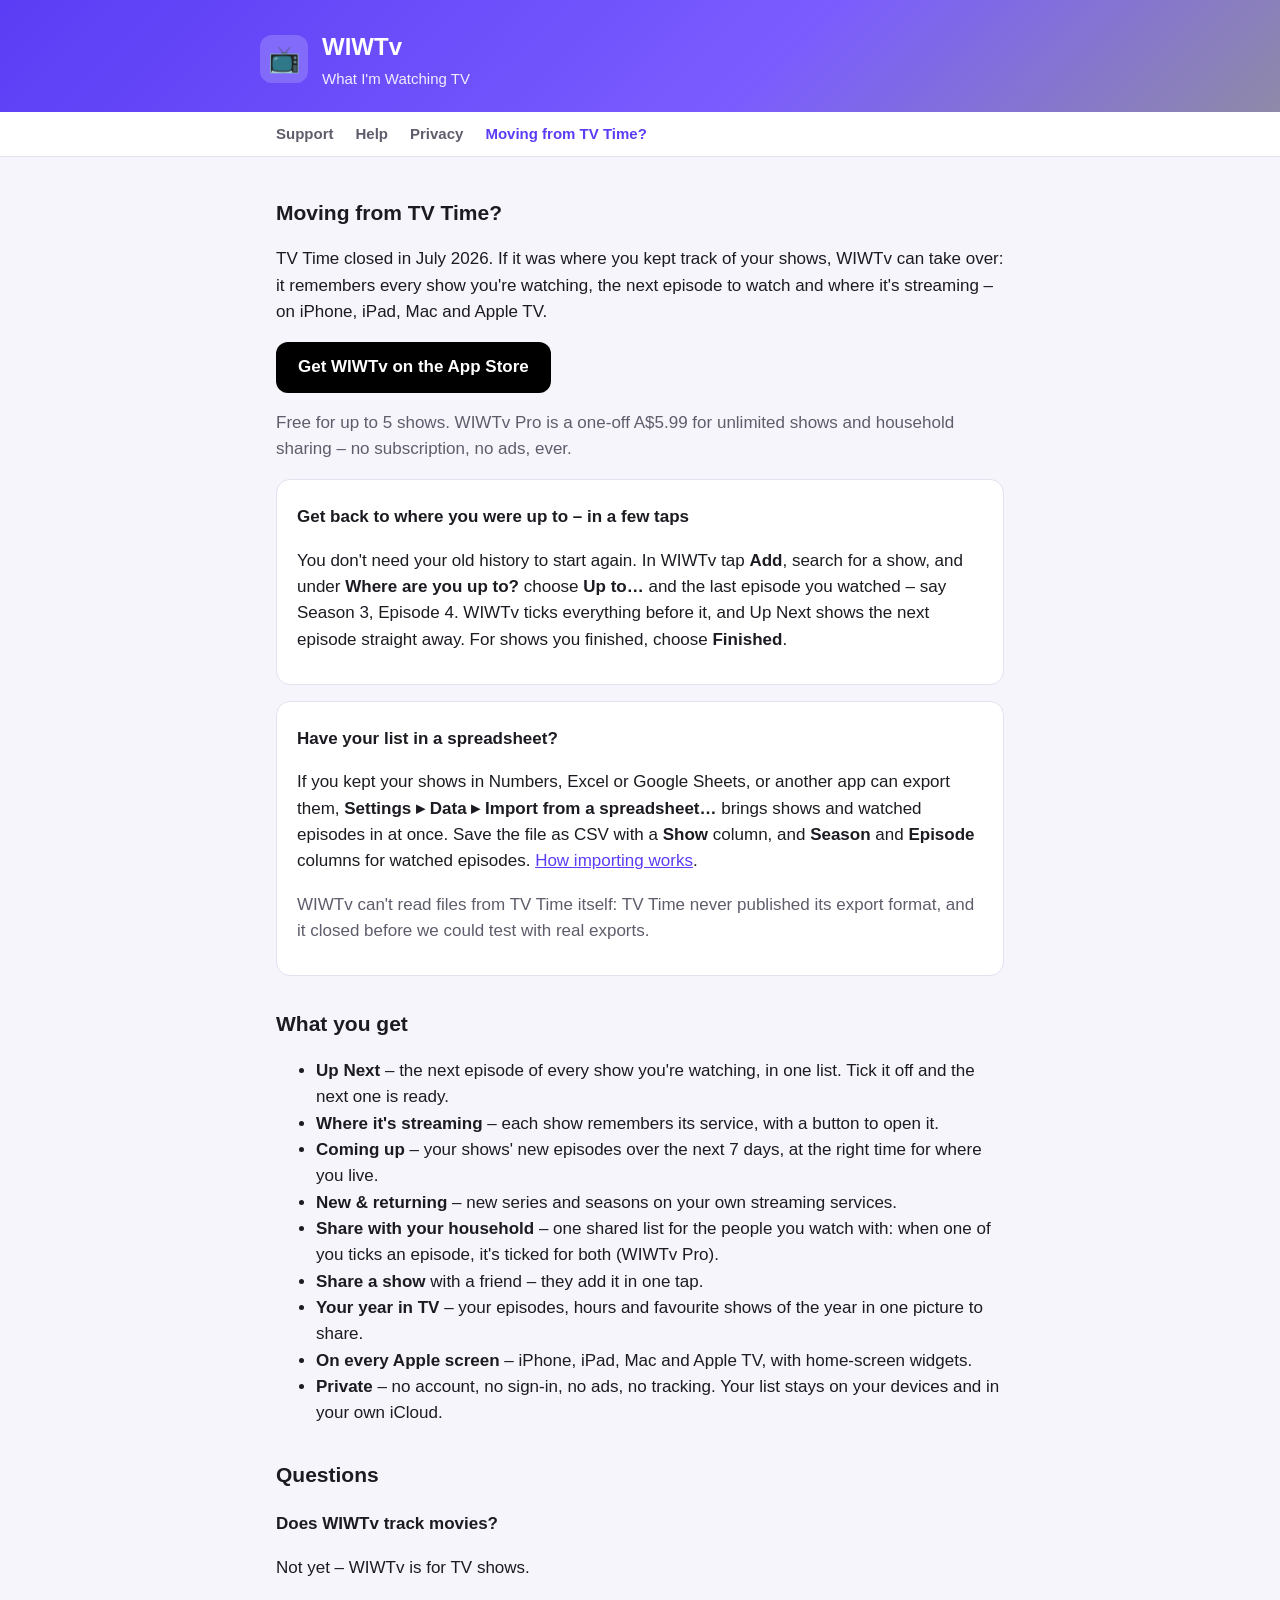
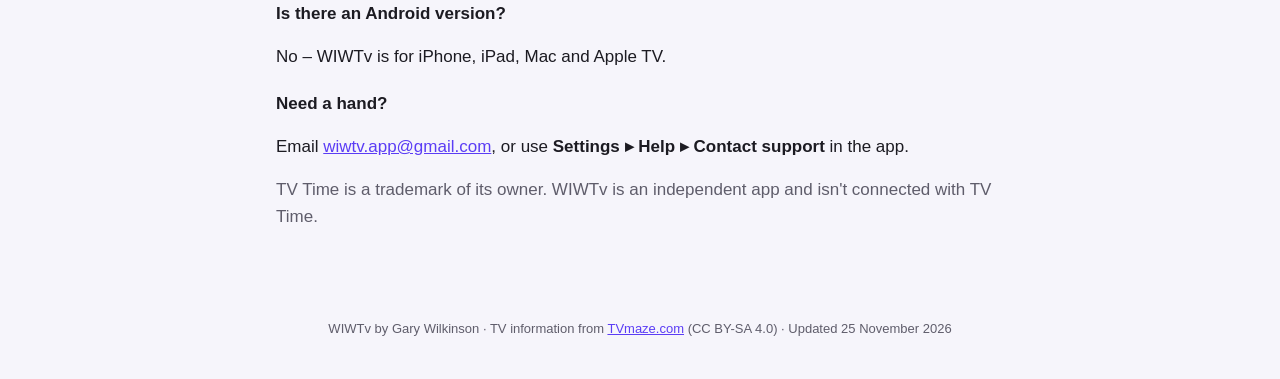
<file: moving-from-tv-time.html>
<!doctype html>
<html lang="en">
<head>
<meta charset="utf-8">
<meta name="viewport" content="width=device-width, initial-scale=1">
<title>Moving from TV Time? – WIWTv</title>
<meta name="description" content="TV Time has closed. WIWTv remembers every show you're watching, the next episode and where it's streaming – and gets you back to where you were up to in a few taps. Free for 5 shows, no subscription, no ads.">
<meta name="apple-itunes-app" content="app-id=6831443222">
<link rel="stylesheet" href="site.css">
</head>
<body>
<header><div class="wrap"><div class="logo">📺</div><div><h1>WIWTv</h1><p>What I'm Watching TV</p></div></div></header>
<nav><div class="wrap">
<a href="index.html">Support</a><a href="help.html">Help</a><a href="privacy.html">Privacy</a><a href="moving-from-tv-time.html" class="here">Moving from TV Time?</a>
</div></nav>
<main class="wrap">
<h2>Moving from TV Time?</h2>
<p>TV Time closed in July 2026. If it was where you kept track of your shows, WIWTv can take over: it remembers every show you're watching, the next episode to watch and where it's streaming – on iPhone, iPad, Mac and Apple TV.</p>
<p><a class="get-app" href="https://apps.apple.com/app/id6831443222">Get WIWTv on the App Store</a></p>
<p class="muted">Free for up to 5 shows. WIWTv Pro is a one-off A$5.99 for unlimited shows and household sharing – no subscription, no ads, ever.</p>

<div class="card">
<h3>Get back to where you were up to – in a few taps</h3>
<p>You don't need your old history to start again. In WIWTv tap <b>Add</b>, search for a show, and under <b>Where are you up to?</b> choose <b>Up to…</b> and the last episode you watched – say Season 3, Episode 4. WIWTv ticks everything before it, and Up Next shows the next episode straight away. For shows you finished, choose <b>Finished</b>.</p>
</div>

<div class="card">
<h3>Have your list in a spreadsheet?</h3>
<p>If you kept your shows in Numbers, Excel or Google Sheets, or another app can export them, <b>Settings ▸ Data ▸ Import from a spreadsheet…</b> brings shows and watched episodes in at once. Save the file as CSV with a <b>Show</b> column, and <b>Season</b> and <b>Episode</b> columns for watched episodes. <a href="help.html#help-15-import">How importing works</a>.</p>
<p class="muted">WIWTv can't read files from TV Time itself: TV Time never published its export format, and it closed before we could test with real exports.</p>
</div>

<h2>What you get</h2>
<ul>
<li><b>Up Next</b> – the next episode of every show you're watching, in one list. Tick it off and the next one is ready.</li>
<li><b>Where it's streaming</b> – each show remembers its service, with a button to open it.</li>
<li><b>Coming up</b> – your shows' new episodes over the next 7 days, at the right time for where you live.</li>
<li><b>New &amp; returning</b> – new series and seasons on your own streaming services.</li>
<li><b>Share with your household</b> – one shared list for the people you watch with: when one of you ticks an episode, it's ticked for both (WIWTv Pro).</li>
<li><b>Share a show</b> with a friend – they add it in one tap.</li>
<li><b>Your year in TV</b> – your episodes, hours and favourite shows of the year in one picture to share.</li>
<li><b>On every Apple screen</b> – iPhone, iPad, Mac and Apple TV, with home-screen widgets.</li>
<li><b>Private</b> – no account, no sign-in, no ads, no tracking. Your list stays on your devices and in your own iCloud.</li>
</ul>

<h2>Questions</h2>
<h3>Does WIWTv track movies?</h3>
<p>Not yet – WIWTv is for TV shows.</p>
<h3>Is there an Android version?</h3>
<p>No – WIWTv is for iPhone, iPad, Mac and Apple TV.</p>
<h3>Need a hand?</h3>
<p>Email <a href="mailto:wiwtv.app@gmail.com?subject=WIWTv%20support">wiwtv.app@gmail.com</a>, or use <b>Settings ▸ Help ▸ Contact support</b> in the app.</p>

<p class="muted">TV Time is a trademark of its owner. WIWTv is an independent app and isn't connected with TV Time.</p>
</main>
<footer>WIWTv by Gary Wilkinson · TV information from <a href="https://www.tvmaze.com/">TVmaze.com</a> (CC BY-SA 4.0) · Updated 25 November 2026</footer>
</body>
</html>
</file>
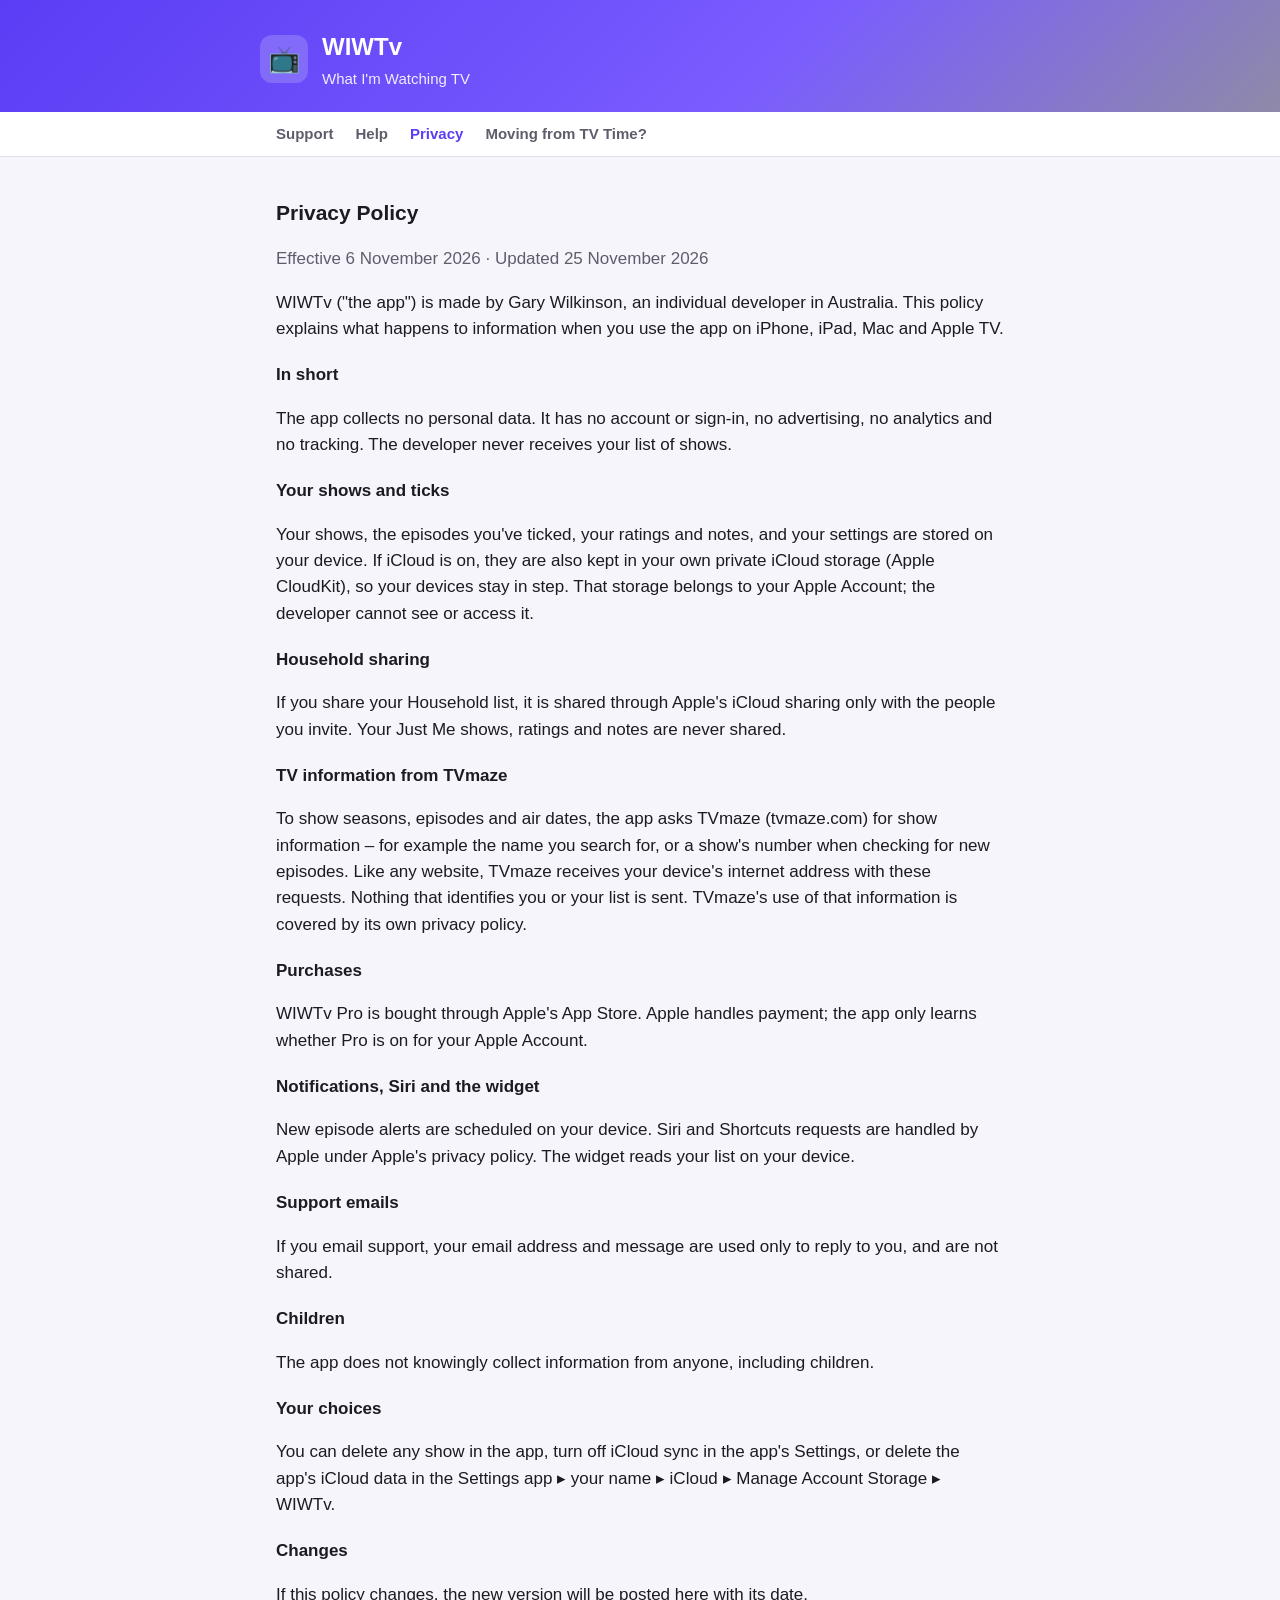
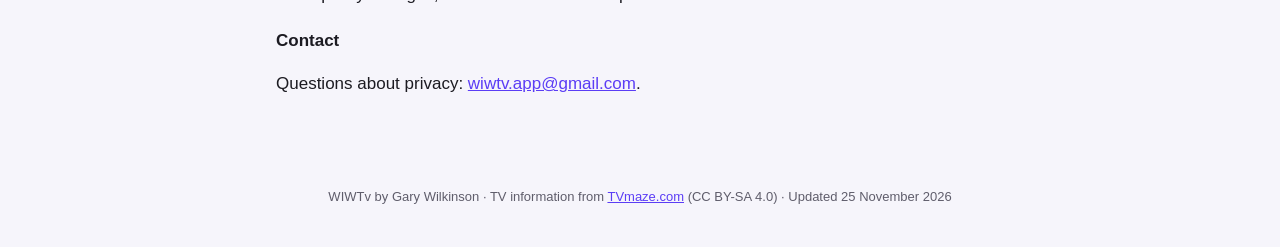
<file: privacy.html>
<!doctype html>
<html lang="en">
<head>
<meta charset="utf-8">
<meta name="viewport" content="width=device-width, initial-scale=1">
<title>WIWTv Privacy Policy</title>
<meta name="description" content="WIWTv – What I'm Watching TV. Remembers every show you're watching, the next episode, and where it's streaming.">
<meta name="apple-itunes-app" content="app-id=6831443222">
<link rel="stylesheet" href="site.css">
</head>
<body>
<header><div class="wrap"><div class="logo">📺</div><div><h1>WIWTv</h1><p>What I'm Watching TV</p></div></div></header>
<nav><div class="wrap">
<a href="index.html">Support</a><a href="help.html">Help</a><a href="privacy.html" class="here">Privacy</a><a href="moving-from-tv-time.html">Moving from TV Time?</a>
</div></nav>
<main class="wrap">
<h2>Privacy Policy</h2>
<p class="muted">Effective 6 November 2026 · Updated 25 November 2026</p>
<p>WIWTv ("the app") is made by Gary Wilkinson, an individual developer in Australia. This policy explains what happens to information when you use the app on iPhone, iPad, Mac and Apple TV.</p>

<h3>In short</h3>
<p>The app collects no personal data. It has no account or sign-in, no advertising, no analytics and no tracking. The developer never receives your list of shows.</p>

<h3>Your shows and ticks</h3>
<p>Your shows, the episodes you've ticked, your ratings and notes, and your settings are stored on your device. If iCloud is on, they are also kept in your own private iCloud storage (Apple CloudKit), so your devices stay in step. That storage belongs to your Apple Account; the developer cannot see or access it.</p>

<h3>Household sharing</h3>
<p>If you share your Household list, it is shared through Apple's iCloud sharing only with the people you invite. Your Just Me shows, ratings and notes are never shared.</p>

<h3>TV information from TVmaze</h3>
<p>To show seasons, episodes and air dates, the app asks TVmaze (tvmaze.com) for show information – for example the name you search for, or a show's number when checking for new episodes. Like any website, TVmaze receives your device's internet address with these requests. Nothing that identifies you or your list is sent. TVmaze's use of that information is covered by its own privacy policy.</p>

<h3>Purchases</h3>
<p>WIWTv Pro is bought through Apple's App Store. Apple handles payment; the app only learns whether Pro is on for your Apple Account.</p>

<h3>Notifications, Siri and the widget</h3>
<p>New episode alerts are scheduled on your device. Siri and Shortcuts requests are handled by Apple under Apple's privacy policy. The widget reads your list on your device.</p>

<h3>Support emails</h3>
<p>If you email support, your email address and message are used only to reply to you, and are not shared.</p>

<h3>Children</h3>
<p>The app does not knowingly collect information from anyone, including children.</p>

<h3>Your choices</h3>
<p>You can delete any show in the app, turn off iCloud sync in the app's Settings, or delete the app's iCloud data in the Settings app ▸ your name ▸ iCloud ▸ Manage Account Storage ▸ WIWTv.</p>

<h3>Changes</h3>
<p>If this policy changes, the new version will be posted here with its date.</p>

<h3>Contact</h3>
<p>Questions about privacy: <a href="mailto:wiwtv.app@gmail.com?subject=WIWTv%20support">wiwtv.app@gmail.com</a>.</p>
</main>
<footer>WIWTv by Gary Wilkinson · TV information from <a href="https://www.tvmaze.com/">TVmaze.com</a> (CC BY-SA 4.0) · Updated 25 November 2026</footer>
</body>
</html>
</file>
<file: site.css>
:root {
  --bg: #f6f5fb; --card: #ffffff; --text: #1c1b22; --muted: #5f5d6b; --accent: #5b3df5;
  --line: #e3e0f0; --head: linear-gradient(135deg, #5b3df5, #7a5cff 60%, #8f8aa8);
}
@media (prefers-color-scheme: dark) {
  :root { --bg: #121118; --card: #1c1b24; --text: #ecebf2; --muted: #a7a4b8; --accent: #a594ff; --line: #2d2b39; }
}
* { box-sizing: border-box; }
body { margin: 0; background: var(--bg); color: var(--text);
  font: 17px/1.55 -apple-system, BlinkMacSystemFont, "SF Pro Text", "Segoe UI", Roboto, sans-serif; }
header { background: var(--head); color: #fff; padding: 28px 16px 22px; }
header .wrap { display: flex; align-items: center; gap: 14px; }
header .logo { width: 48px; height: 48px; border-radius: 12px; background: rgba(255,255,255,.18);
  display: grid; place-items: center; font-size: 26px; }
header h1 { margin: 0; font-size: 24px; }
header p { margin: 2px 0 0; opacity: .9; font-size: 15px; }
nav { background: var(--card); border-bottom: 1px solid var(--line); }
nav .wrap { display: flex; gap: 22px; padding: 10px 16px; overflow-x: auto; }
nav a { color: var(--muted); text-decoration: none; font-weight: 600; font-size: 15px; white-space: nowrap; }
nav a.here { color: var(--accent); }
.wrap { max-width: 760px; margin: 0 auto; }
main.wrap { padding: 8px 16px 48px; }
h2 { font-size: 21px; margin: 32px 0 8px; }
h3 { font-size: 17px; margin: 20px 0 4px; }
a { color: var(--accent); }
.card { background: var(--card); border: 1px solid var(--line); border-radius: 14px; padding: 4px 20px 14px; margin: 16px 0; }
.toc { columns: 2; padding-left: 18px; }
@media (max-width: 560px) { .toc { columns: 1; } }
footer { color: var(--muted); font-size: 13px; text-align: center; padding: 24px 16px 40px; }
.muted { color: var(--muted); }

.get-app{display:inline-block;background:#000;color:#fff;text-decoration:none;font-weight:600;
padding:12px 22px;border-radius:12px;font-size:17px}
.get-app:hover{background:#333}
</file>
